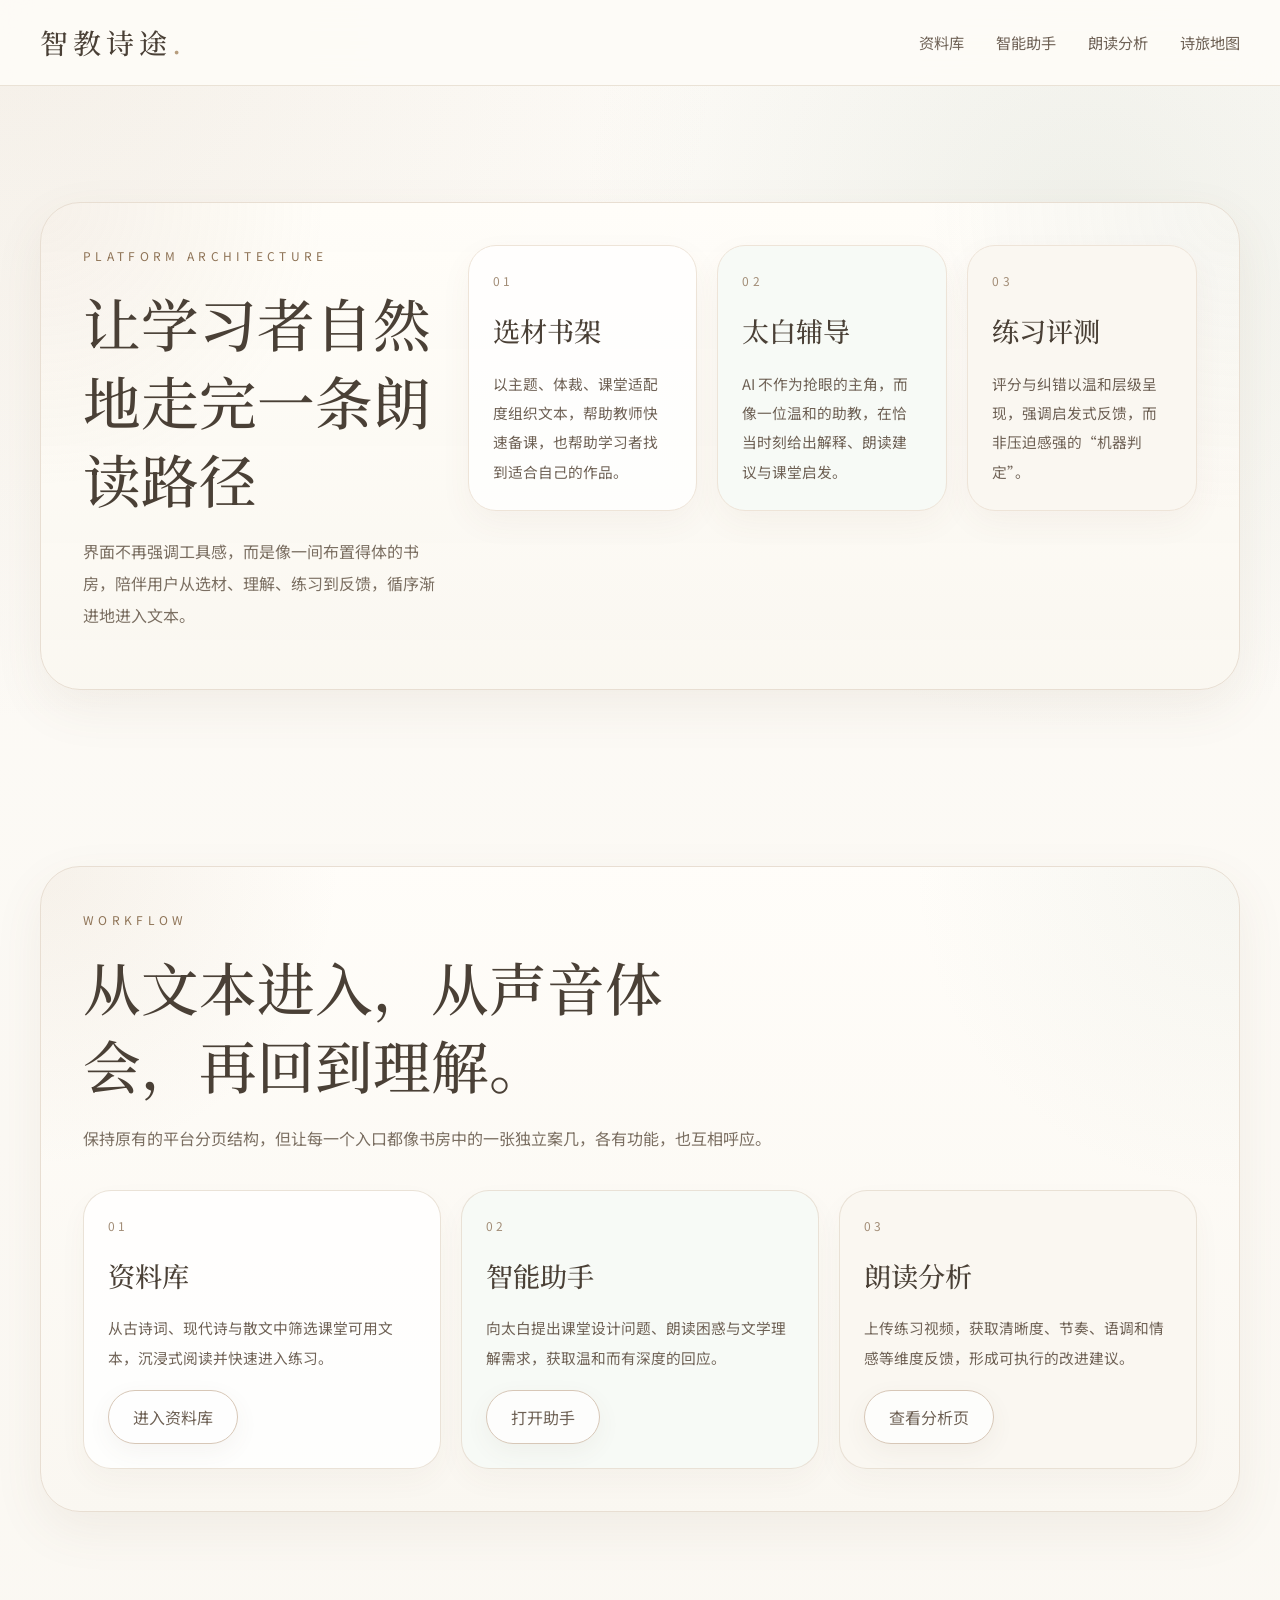
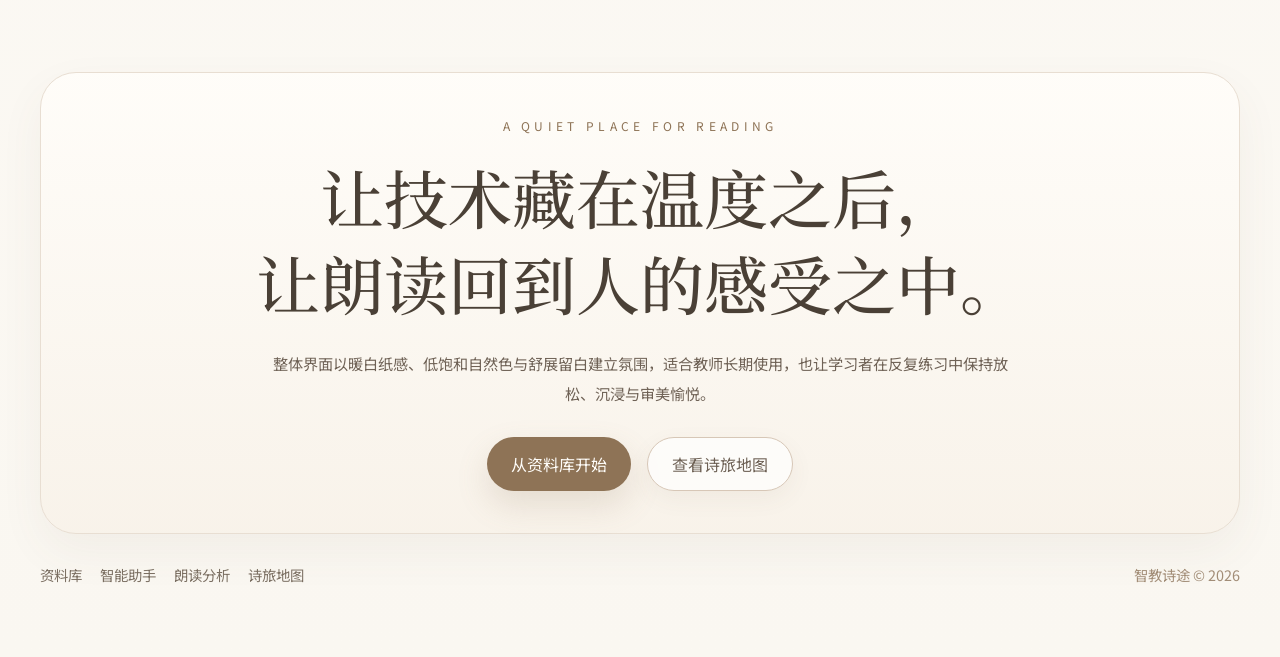
<file: index.html>
<!DOCTYPE html>
<html lang="zh-CN">
<head>
    <meta charset="UTF-8">
    <meta name="viewport" content="width=device-width, initial-scale=1.0">
    <meta name="color-scheme" content="light">
    <title>智教诗途 | 诗词朗读与审美学习平台</title>
    <meta name="description" content="面向教师与有审美追求的学习者，以温润书房气质承载诗词朗读、AI辅导、朗读分析与诗旅地图。">
    <link rel="stylesheet" href="css/main.css?v=2">
    <link rel="preconnect" href="https://fonts.googleapis.com">
    <link rel="preconnect" href="https://fonts.gstatic.com" crossorigin>
    <link href="https://fonts.googleapis.com/css2?family=Noto+Sans+SC:wght@400;500;700&family=Noto+Serif+SC:wght@400;500;700&display=swap" rel="stylesheet">
</head>
<body class="home-page">
    <nav class="navbar" id="navbar">
        <div class="nav-container">
            <div class="nav-brand">
                <a href="index.html">智教诗途<span class="brand-dot">.</span></a>
            </div>
            <div class="nav-menu" id="navMenu">
                <a href="pages/materials.html" class="nav-link">资料库</a>
                <a href="pages/chat.html" class="nav-link">智能助手</a>
                <a href="pages/analysis.html" class="nav-link">朗读分析</a>
                <a href="pages/atlas.html" class="nav-link">诗旅地图</a>
            </div>
            <div class="nav-toggle" id="navToggle">
                <span></span>
                <span></span>
            </div>
        </div>
    </nav>

    <main class="container home-main">
        <section class="page-section">
            <div class="section-shell">
                <div class="structure-grid">
                    <div>
                        <p class="eyebrow">PLATFORM ARCHITECTURE</p>
                        <h2 class="section-title">让学习者自然地走完一条朗读路径</h2>
                        <p class="section-desc">界面不再强调工具感，而是像一间布置得体的书房，陪伴用户从选材、理解、练习到反馈，循序渐进地进入文本。</p>
                    </div>
                    <div class="feature-grid">
                        <article class="soft-card">
                            <div class="panel-kicker">01</div>
                            <h3 class="feature-card-title">选材书架</h3>
                            <p class="feature-card-copy">以主题、体裁、课堂适配度组织文本，帮助教师快速备课，也帮助学习者找到适合自己的作品。</p>
                        </article>
                        <article class="soft-card tint-green">
                            <div class="panel-kicker">02</div>
                            <h3 class="feature-card-title">太白辅导</h3>
                            <p class="feature-card-copy">AI 不作为抢眼的主角，而像一位温和的助教，在恰当时刻给出解释、朗读建议与课堂启发。</p>
                        </article>
                        <article class="soft-card tint-paper">
                            <div class="panel-kicker">03</div>
                            <h3 class="feature-card-title">练习评测</h3>
                            <p class="feature-card-copy">评分与纠错以温和层级呈现，强调启发式反馈，而非压迫感强的“机器判定”。</p>
                        </article>
                    </div>
                </div>
            </div>
        </section>

        <section class="page-section">
            <div class="section-shell">
                <p class="eyebrow">WORKFLOW</p>
                <h2 class="section-title">从文本进入，从声音体会，再回到理解。</h2>
                <p class="section-desc">保持原有的平台分页结构，但让每一个入口都像书房中的一张独立案几，各有功能，也互相呼应。</p>
                <div class="journey-grid">
                    <article class="journey-card soft-card">
                        <div class="journey-index">01</div>
                        <h3 class="journey-title">资料库</h3>
                        <p class="journey-copy">从古诗词、现代诗与散文中筛选课堂可用文本，沉浸式阅读并快速进入练习。</p>
                        <div style="margin-top:18px;"><a href="pages/materials.html" class="btn-secondary">进入资料库</a></div>
                    </article>
                    <article class="journey-card soft-card tint-green">
                        <div class="journey-index">02</div>
                        <h3 class="journey-title">智能助手</h3>
                        <p class="journey-copy">向太白提出课堂设计问题、朗读困惑与文学理解需求，获取温和而有深度的回应。</p>
                        <div style="margin-top:18px;"><a href="pages/chat.html" class="btn-secondary">打开助手</a></div>
                    </article>
                    <article class="journey-card soft-card tint-paper">
                        <div class="journey-index">03</div>
                        <h3 class="journey-title">朗读分析</h3>
                        <p class="journey-copy">上传练习视频，获取清晰度、节奏、语调和情感等维度反馈，形成可执行的改进建议。</p>
                        <div style="margin-top:18px;"><a href="pages/analysis.html" class="btn-secondary">查看分析页</a></div>
                    </article>
                </div>
            </div>
        </section>
    </main>

    <footer class="footer">
        <div class="container">
            <div class="footer-panel">
                <p class="eyebrow">A QUIET PLACE FOR READING</p>
                <h2 class="footer-title">让技术藏在温度之后，<br>让朗读回到人的感受之中。</h2>
                <p class="footer-desc">整体界面以暖白纸感、低饱和自然色与舒展留白建立氛围，适合教师长期使用，也让学习者在反复练习中保持放松、沉浸与审美愉悦。</p>
                <div class="footer-actions">
                    <a href="pages/materials.html" class="btn-primary">从资料库开始</a>
                    <a href="pages/atlas.html" class="btn-secondary">查看诗旅地图</a>
                </div>
            </div>
            <div class="footer-bottom">
                <div class="footer-links">
                    <a href="pages/materials.html">资料库</a>
                    <a href="pages/chat.html">智能助手</a>
                    <a href="pages/analysis.html">朗读分析</a>
                    <a href="pages/atlas.html">诗旅地图</a>
                </div>
                <div class="footer-brand-text">智教诗途 © 2026</div>
            </div>
        </div>
    </footer>

    <script>
        window.addEventListener('scroll', function () {
            var navbar = document.getElementById('navbar');
            if (window.scrollY > 8) navbar.classList.add('scrolled');
            else navbar.classList.remove('scrolled');
        });

        document.getElementById('navToggle').addEventListener('click', function () {
            document.getElementById('navMenu').classList.toggle('open');
        });
    </script>
</body>
</html>
</file>
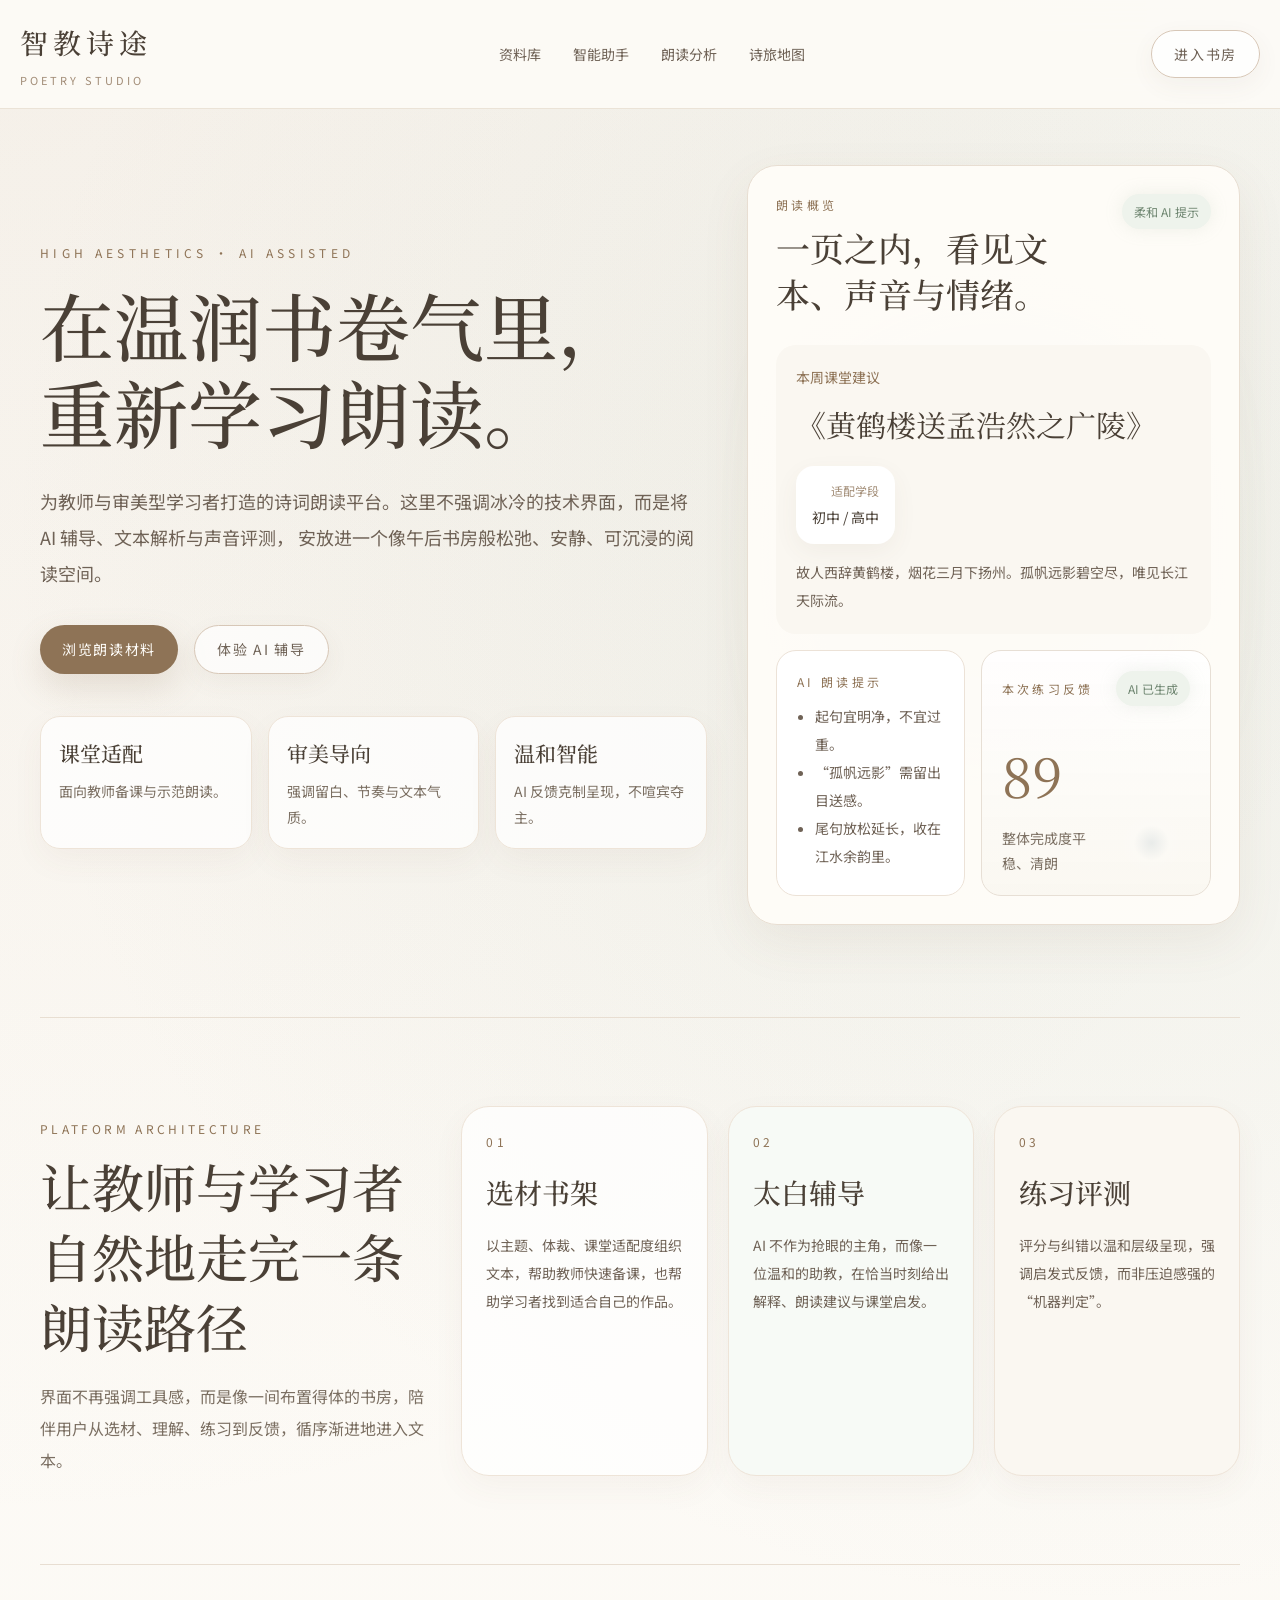
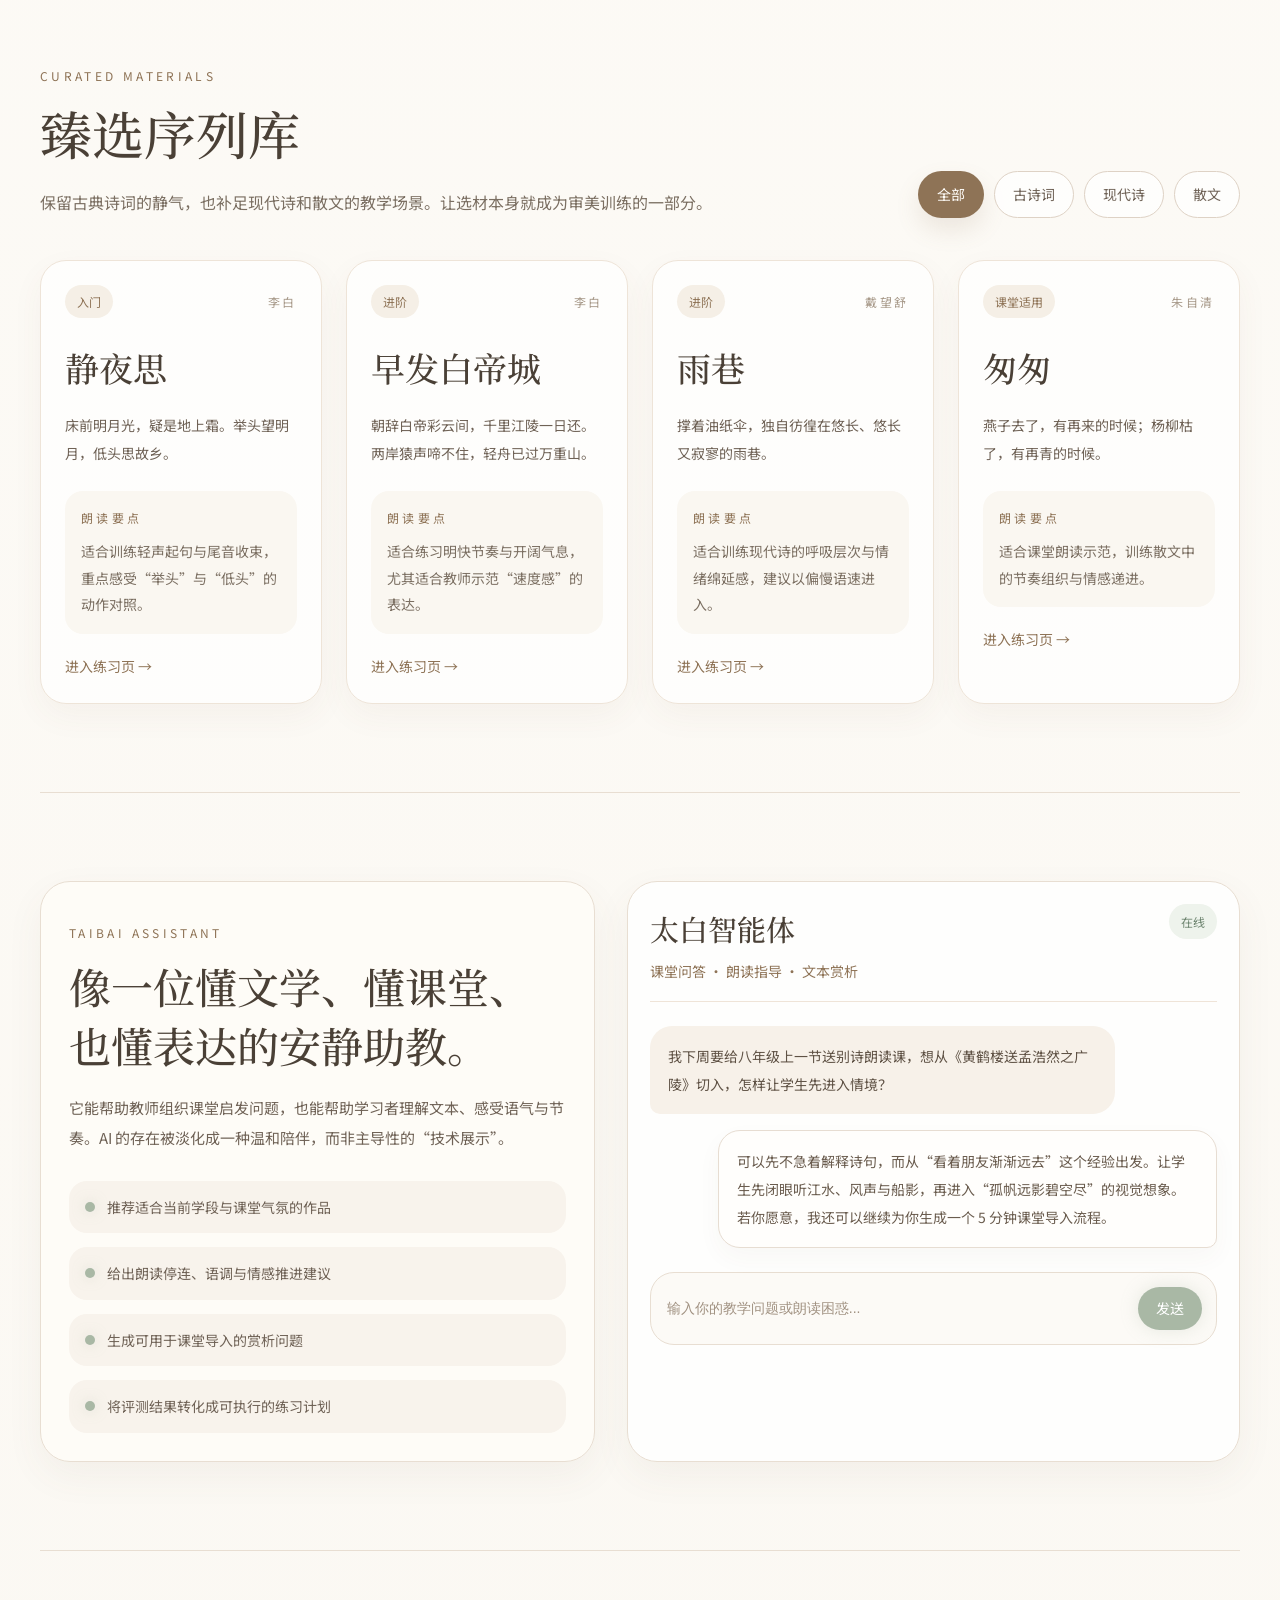
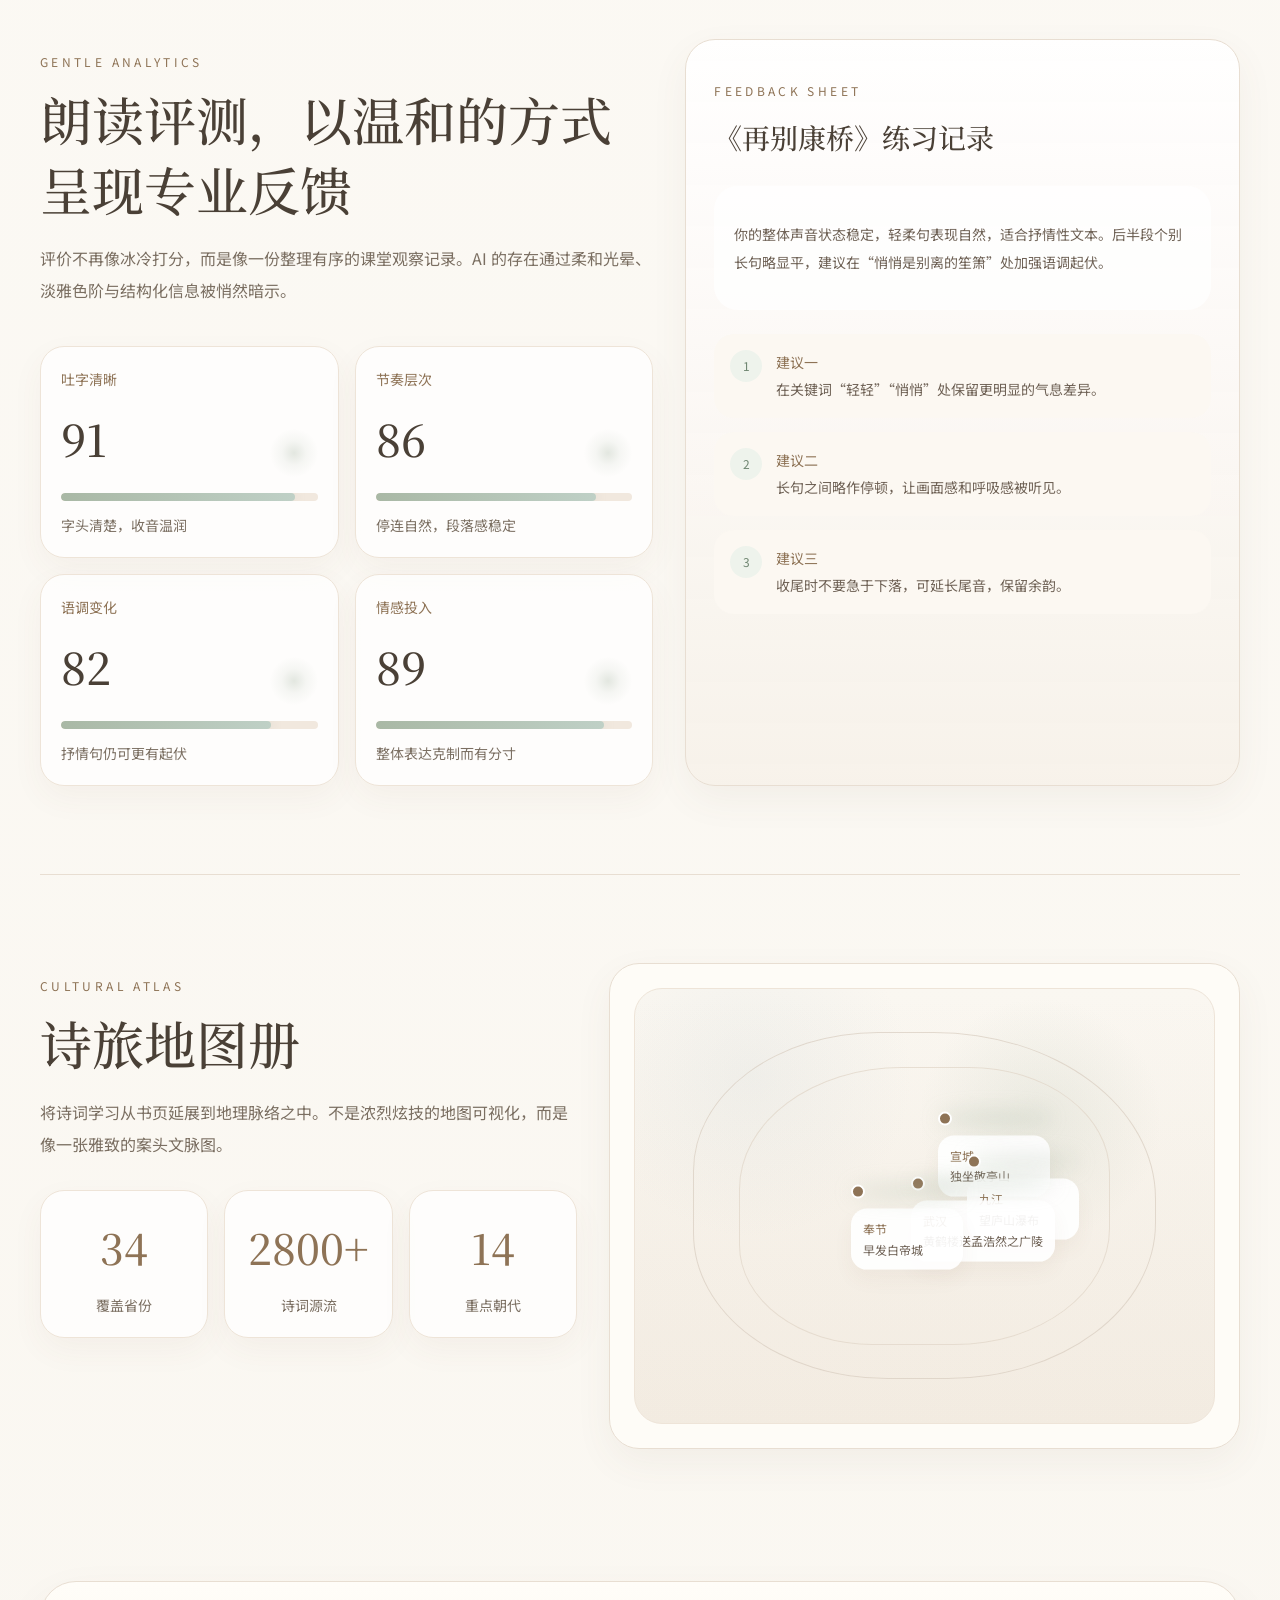
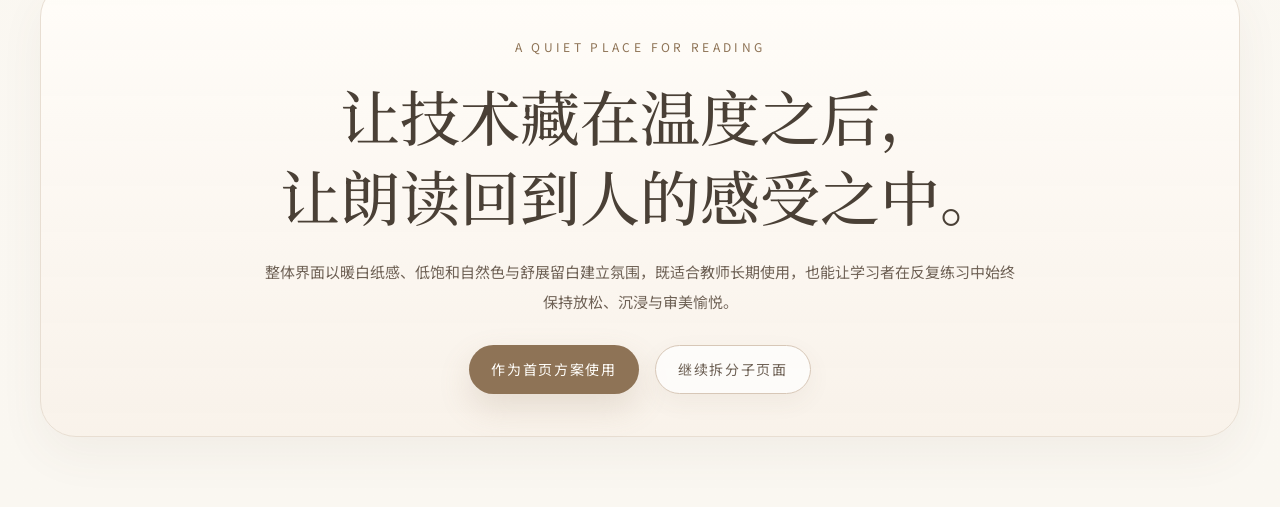
<file: design/preview.html>
<!DOCTYPE html>
<html lang="zh-CN">
<head>
    <meta charset="UTF-8">
    <meta name="viewport" content="width=device-width, initial-scale=1.0">
    <title>智教诗途 · 新版视觉预览</title>
    <meta name="description" content="智教诗途新版网页视觉预览，面向教师与有审美追求的诗词学习者。">
    <link rel="preconnect" href="https://fonts.googleapis.com">
    <link rel="preconnect" href="https://fonts.gstatic.com" crossorigin>
    <link href="https://fonts.googleapis.com/css2?family=Noto+Sans+SC:wght@400;500;700&family=Noto+Serif+SC:wght@400;500;700&display=swap" rel="stylesheet">
    <style>
        :root {
            --paper: #fdfbf7;
            --paper-soft: #faf7f1;
            --line: #e8ded2;
            --line-soft: #eee4d8;
            --text: #4a4036;
            --text-soft: #7b6f62;
            --text-mute: #a28d77;
            --tea: #b79d7d;
            --tea-deep: #8e7356;
            --celadon: #a9b8a5;
            --celadon-deep: #6f8671;
            --shadow-sm: 0 8px 24px rgba(110, 88, 62, 0.06);
            --shadow-md: 0 14px 38px rgba(110, 88, 62, 0.06);
            --shadow-lg: 0 18px 50px rgba(110, 88, 62, 0.08);
            --transition: 0.28s ease;
        }

        * { box-sizing: border-box; }
        html { scroll-behavior: smooth; }
        body {
            margin: 0;
            font-family: "Noto Sans SC", sans-serif;
            color: var(--text);
            background:
                radial-gradient(circle at top left, rgba(183, 157, 125, 0.12), transparent 28%),
                radial-gradient(circle at 85% 10%, rgba(169, 184, 165, 0.16), transparent 22%),
                linear-gradient(180deg, var(--paper) 0%, var(--paper-soft) 100%);
            line-height: 1.75;
        }

        a { color: inherit; text-decoration: none; }
        button { font: inherit; border: none; background: none; cursor: pointer; }
        .serif { font-family: "Noto Serif SC", serif; }
        .page-shell { max-width: 1240px; margin: 0 auto; padding: 0 20px; }

        .site-header {
            position: sticky;
            top: 0;
            z-index: 30;
            backdrop-filter: blur(18px);
            background: rgba(253, 251, 247, 0.9);
            border-bottom: 1px solid rgba(232, 222, 210, 0.85);
        }

        .header-inner {
            display: flex;
            align-items: center;
            justify-content: space-between;
            gap: 20px;
            padding: 18px 0;
        }

        .brand-title {
            margin: 0;
            font-size: 28px;
            letter-spacing: 0.18em;
            font-weight: 500;
        }

        .brand-subtitle {
            margin-top: 4px;
            font-size: 11px;
            color: var(--text-mute);
            letter-spacing: 0.28em;
        }

        .nav-links {
            display: flex;
            align-items: center;
            gap: 32px;
            color: #6f6256;
            font-size: 14px;
        }

        .nav-links a,
        .header-btn,
        .hero-primary,
        .hero-secondary,
        .cta-primary,
        .cta-secondary,
        .chat-send,
        .filter-btn,
        .material-card {
            transition:
                background-color var(--transition),
                color var(--transition),
                border-color var(--transition),
                transform var(--transition),
                box-shadow var(--transition);
        }

        .nav-links a:hover { color: var(--tea-deep); }

        .header-btn,
        .hero-secondary,
        .cta-secondary {
            border: 1px solid #d7c7b7;
            background: rgba(255, 255, 255, 0.72);
            color: #6f6256;
            box-shadow: var(--shadow-sm);
        }

        .header-btn:hover,
        .hero-secondary:hover,
        .cta-secondary:hover {
            border-color: var(--tea);
            color: var(--tea-deep);
            transform: translateY(-1px);
        }

        .header-btn,
        .hero-primary,
        .hero-secondary,
        .cta-primary,
        .cta-secondary {
            padding: 11px 22px;
            border-radius: 999px;
            font-size: 14px;
            letter-spacing: 0.12em;
        }

        .hero-primary,
        .cta-primary {
            background: var(--tea-deep);
            color: #fffdf9;
            box-shadow: 0 14px 32px rgba(142, 115, 86, 0.18);
        }

        .hero-primary:hover,
        .cta-primary:hover {
            transform: translateY(-1px);
            background: #7e654b;
        }

        .hero {
            display: grid;
            grid-template-columns: 1.15fr 0.85fr;
            gap: 40px;
            align-items: center;
            padding: 56px 0 92px;
        }

        .eyebrow,
        .section-eyebrow,
        .panel-kicker,
        .soft-card-index,
        .material-tip-title {
            font-size: 12px;
            letter-spacing: 0.28em;
            color: var(--tea-deep);
        }

        .eyebrow { margin: 0 0 18px; letter-spacing: 0.36em; }

        .hero-title {
            margin: 0;
            font-size: clamp(44px, 7vw, 74px);
            line-height: 1.18;
            font-weight: 500;
        }

        .hero-desc {
            max-width: 720px;
            margin: 28px 0 0;
            font-size: 18px;
            line-height: 2;
            color: #6f6256;
        }

        .hero-actions {
            display: flex;
            flex-wrap: wrap;
            gap: 16px;
            margin-top: 34px;
        }

        .hero-highlights {
            display: grid;
            grid-template-columns: repeat(3, 1fr);
            gap: 16px;
            margin-top: 42px;
        }

        .highlight-card,
        .soft-card,
        .material-card,
        .score-card,
        .stat-card {
            border: 1px solid var(--line-soft);
            background: rgba(255, 255, 255, 0.76);
            box-shadow: 0 12px 32px rgba(110, 88, 62, 0.05);
        }

        .highlight-card { border-radius: 20px; padding: 18px; }
        .highlight-title { margin: 0; font-size: 21px; font-weight: 500; }
        .highlight-desc { margin: 8px 0 0; font-size: 14px; color: var(--text-soft); line-height: 1.8; }

        .hero-panel-wrap { position: relative; }
        .hero-glow {
            position: absolute;
            inset: 36px;
            border-radius: 32px;
            opacity: 0.74;
            filter: blur(40px);
            background: radial-gradient(circle, rgba(183, 157, 125, 0.2) 0%, rgba(169, 184, 165, 0.12) 48%, transparent 75%);
        }

        .hero-panel,
        .assistant-info,
        .assistant-chat,
        .feedback-sheet,
        .atlas-panel {
            position: relative;
            border: 1px solid var(--line);
            border-radius: 30px;
            box-shadow: var(--shadow-md);
        }

        .hero-panel {
            overflow: hidden;
            background: rgba(255, 253, 249, 0.92);
            padding: 28px;
            box-shadow: var(--shadow-lg);
        }

        .hero-panel-top,
        .chat-top {
            display: flex;
            justify-content: space-between;
            align-items: flex-start;
            gap: 16px;
        }

        .panel-title,
        .soft-card-title,
        .assistant-title,
        .chat-name,
        .material-title {
            font-weight: 500;
        }

        .panel-title { margin: 10px 0 0; font-size: 34px; line-height: 1.35; }
        .soft-pill, .status-pill { padding: 7px 12px; border-radius: 999px; font-size: 12px; white-space: nowrap; }
        .soft-pill { color: var(--celadon-deep); background: #eef3ec; box-shadow: 0 0 18px rgba(169, 184, 165, 0.18); }

        .panel-block {
            border-radius: 20px;
            background: var(--paper-soft);
            padding: 20px;
            margin-top: 28px;
        }

        .panel-row {
            display: grid;
            grid-template-columns: 0.9fr 1.1fr;
            gap: 16px;
            margin-top: 16px;
        }

        .panel-card {
            border-radius: 20px;
            border: 1px solid #ece2d7;
            background: #fff;
            padding: 20px;
        }

        .panel-card.soft {
            border-color: #e7dfd5;
            background: linear-gradient(180deg, rgba(255, 255, 255, 0.86), rgba(250, 247, 241, 0.9));
        }

        .panel-text { margin: 14px 0 0; font-size: 14px; color: #6f6256; line-height: 2; }
        .score-number { font-size: 54px; color: var(--tea-deep); margin: 10px 0 0; }
        .score-note { margin-top: 4px; font-size: 14px; color: var(--text-soft); }
        .score-orb {
            width: 112px;
            height: 64px;
            border-radius: 20px;
            background: radial-gradient(circle at 50% 50%, rgba(175, 192, 200, 0.24), rgba(255, 255, 255, 0.1), transparent 72%);
        }

        .section { padding: 88px 0; border-top: 1px solid var(--line); }
        .section-grid { display: grid; grid-template-columns: 1fr 2fr; gap: 32px; }
        .section-title { margin: 0; font-size: clamp(32px, 5vw, 52px); line-height: 1.35; font-weight: 500; }
        .section-desc { margin: 18px 0 0; max-width: 700px; font-size: 16px; color: var(--text-soft); line-height: 2; }

        .soft-card-grid { display: grid; grid-template-columns: repeat(3, 1fr); gap: 20px; }
        .soft-card { padding: 24px; border-radius: 28px; }
        .soft-card:nth-child(2) { background: #f7faf6; }
        .soft-card:nth-child(3) { background: #faf7f1; }
        .soft-card-title { margin: 16px 0 0; font-size: 28px; }
        .soft-card-desc { margin: 14px 0 0; color: #6f6256; font-size: 14px; line-height: 2; }

        .materials-head { display: flex; align-items: flex-end; justify-content: space-between; gap: 24px; flex-wrap: wrap; }
        .filters { display: flex; flex-wrap: wrap; gap: 10px; }
        .filter-btn {
            padding: 10px 18px;
            border-radius: 999px;
            border: 1px solid #ded2c5;
            background: rgba(255, 255, 255, 0.75);
            color: #6f6256;
            font-size: 14px;
        }

        .filter-btn:hover { border-color: var(--tea); color: var(--tea-deep); }
        .filter-btn.active {
            border-color: transparent;
            background: var(--tea-deep);
            color: #fffdf9;
            box-shadow: 0 12px 24px rgba(142, 115, 86, 0.14);
        }

        .materials-grid { display: grid; grid-template-columns: repeat(4, 1fr); gap: 24px; margin-top: 42px; }
        .material-card { border-radius: 26px; padding: 24px; }
        .material-card:hover { transform: translateY(-4px); box-shadow: 0 16px 42px rgba(110, 88, 62, 0.08); }
        .material-top { display: flex; align-items: center; justify-content: space-between; gap: 12px; }
        .level-pill { padding: 6px 12px; border-radius: 999px; background: #f5efe6; color: var(--tea-deep); font-size: 12px; }
        .author { font-size: 12px; color: #a89a8a; letter-spacing: 0.22em; }
        .material-title { margin: 20px 0 0; font-size: 34px; }
        .material-excerpt { margin: 14px 0 0; font-size: 14px; color: #6f6256; line-height: 2; }
        .material-tip { margin-top: 24px; padding: 16px; border-radius: 18px; background: var(--paper-soft); }
        .material-tip-text { margin-top: 10px; font-size: 14px; color: var(--text-soft); line-height: 1.9; }
        .material-link { display: inline-block; margin-top: 20px; color: var(--tea-deep); font-size: 14px; }

        .assistant-layout, .analysis-layout, .atlas-layout { display: grid; gap: 32px; }
        .assistant-layout { grid-template-columns: 0.95fr 1.05fr; }
        .analysis-layout { grid-template-columns: 1.05fr 0.95fr; }
        .atlas-layout { grid-template-columns: 0.92fr 1.08fr; }

        .assistant-info, .atlas-panel { background: rgba(255, 253, 249, 0.86); padding: 28px; }
        .assistant-chat { background: rgba(255, 255, 255, 0.84); padding: 22px 22px 24px; }
        .assistant-title { margin: 14px 0 0; font-size: 42px; line-height: 1.4; }
        .assistant-desc { margin: 18px 0 0; font-size: 15px; color: #6f6256; line-height: 2; }
        .assistant-list { display: grid; gap: 14px; margin-top: 28px; }
        .assistant-item { display: flex; align-items: center; gap: 12px; padding: 14px 16px; border-radius: 18px; background: #f8f3ec; color: #6f6256; font-size: 14px; }
        .assistant-dot { width: 10px; height: 10px; border-radius: 50%; background: var(--celadon); box-shadow: 0 0 14px rgba(169, 184, 165, 0.35); flex-shrink: 0; }
        .chat-top { padding-bottom: 18px; border-bottom: 1px solid #efe4d8; }
        .chat-name { font-size: 29px; margin: 0; }
        .chat-role { margin-top: 4px; font-size: 14px; color: var(--tea-deep); }
        .status-pill { background: #eef3ec; color: var(--celadon-deep); }
        .chat-messages { display: grid; gap: 16px; padding: 24px 0; }
        .bubble { max-width: 82%; padding: 16px 18px; border-radius: 22px; font-size: 14px; line-height: 2; }
        .bubble.user { background: #f7f1e9; color: #5f5245; border-bottom-left-radius: 10px; }
        .bubble.assistant { margin-left: auto; max-width: 88%; background: #fffefc; color: #6a5c4e; border: 1px solid #e7ddd2; border-bottom-right-radius: 10px; box-shadow: 0 10px 24px rgba(110, 88, 62, 0.04); }
        .chat-composer { display: flex; align-items: center; gap: 12px; border: 1px solid var(--line); background: #fcfaf6; border-radius: 24px; padding: 14px; }
        .chat-input { flex: 1; border: none; outline: none; background: transparent; color: #a09181; font-size: 14px; }
        .chat-send { padding: 9px 18px; border-radius: 999px; background: var(--celadon); color: #fff; font-size: 14px; box-shadow: 0 0 18px rgba(169, 184, 165, 0.25); }
        .chat-send:hover { transform: translateY(-1px); background: #96a994; }

        .scores-grid { display: grid; grid-template-columns: repeat(2, 1fr); gap: 16px; margin-top: 40px; }
        .score-card { padding: 20px; border-radius: 24px; }
        .score-card-head { display: flex; justify-content: space-between; align-items: flex-end; gap: 14px; }
        .score-label { font-size: 14px; color: var(--tea-deep); }
        .score-value { margin-top: 8px; font-size: 44px; font-weight: 500; }
        .score-glow { width: 48px; height: 48px; border-radius: 50%; background: radial-gradient(circle, rgba(169, 184, 165, 0.32), rgba(169, 184, 165, 0.1), transparent 72%); }
        .score-bar { height: 8px; border-radius: 999px; background: #f1e8de; margin-top: 16px; overflow: hidden; }
        .score-fill { height: 100%; border-radius: 999px; background: linear-gradient(90deg, var(--celadon), #bfd0c6); box-shadow: 0 0 12px rgba(169, 184, 165, 0.22); }
        .score-card-note { margin-top: 12px; font-size: 14px; color: var(--text-soft); }

        .feedback-sheet { background: linear-gradient(180deg, rgba(255, 255, 255, 0.92), rgba(247, 241, 233, 0.85)); padding: 28px; }
        .feedback-block { margin-top: 24px; padding: 20px; border-radius: 24px; background: rgba(255, 255, 255, 0.78); }
        .feedback-text { font-size: 14px; line-height: 2; color: #6f6256; }
        .feedback-list { display: grid; gap: 14px; margin-top: 24px; }
        .feedback-item { display: flex; gap: 14px; padding: 16px; border-radius: 20px; background: #fcf8f2; }
        .feedback-index { width: 32px; height: 32px; flex-shrink: 0; display: flex; align-items: center; justify-content: center; border-radius: 50%; background: #eef3ec; color: var(--celadon-deep); font-size: 12px; }
        .feedback-item-title { font-size: 14px; color: var(--tea-deep); }
        .feedback-item-desc { margin-top: 3px; font-size: 14px; color: #6f6256; }

        .stats-grid { display: grid; grid-template-columns: repeat(3, 1fr); gap: 16px; margin-top: 30px; }
        .stat-card { text-align: center; border-radius: 24px; padding: 20px; }
        .stat-value { margin: 0; font-size: 42px; font-weight: 500; color: var(--tea-deep); }
        .stat-label { margin-top: 8px; font-size: 14px; color: var(--text-soft); }

        .atlas-panel { padding: 24px; }
        .atlas-canvas {
            position: relative;
            aspect-ratio: 4 / 3;
            overflow: hidden;
            border-radius: 28px;
            border: 1px solid var(--line-soft);
            background: linear-gradient(180deg, #faf7f1 0%, #f6f0e7 100%);
        }

        .atlas-canvas::before {
            content: "";
            position: absolute;
            inset: 0;
            background:
                radial-gradient(circle at 20% 20%, rgba(175, 192, 200, 0.12), transparent 28%),
                radial-gradient(circle at 70% 30%, rgba(169, 184, 165, 0.18), transparent 24%),
                linear-gradient(180deg, transparent, rgba(183, 157, 125, 0.06));
        }

        .atlas-outline,
        .atlas-outline-two {
            position: absolute;
            border: 1px solid rgba(217, 206, 192, 0.9);
            opacity: 0.78;
        }

        .atlas-outline { inset: 10%; border-radius: 40% 48% 45% 42%; }
        .atlas-outline-two { inset: 18%; border-radius: 44% 38% 42% 36%; border-color: rgba(226, 215, 202, 0.95); }
        .map-point { position: absolute; transform: translate(-50%, -50%); }
        .map-dot-wrap { position: relative; }
        .map-dot-glow { position: absolute; inset: 0; border-radius: 50%; background: rgba(169, 184, 165, 0.3); filter: blur(10px); }
        .map-dot { position: relative; width: 14px; height: 14px; border-radius: 50%; background: var(--tea-deep); border: 2px solid #fff; }
        .map-label { min-width: 112px; margin-top: 10px; padding: 10px 12px; border-radius: 16px; background: rgba(255, 255, 255, 0.92); box-shadow: 0 10px 20px rgba(110, 88, 62, 0.05); font-size: 12px; line-height: 1.7; color: #6f6256; }
        .map-label-city { color: var(--tea-deep); }

        .closing-section { padding: 44px 0 70px; }
        .closing-card { text-align: center; border-radius: 36px; border: 1px solid var(--line); background: linear-gradient(180deg, rgba(255, 253, 249, 0.94), rgba(248, 242, 233, 0.9)); padding: 42px 28px; box-shadow: 0 18px 46px rgba(110, 88, 62, 0.06); }
        .closing-title { margin: 18px 0 0; font-size: clamp(36px, 5vw, 60px); line-height: 1.34; font-weight: 500; }
        .closing-desc { max-width: 760px; margin: 22px auto 0; font-size: 15px; color: #6f6256; line-height: 2; }
        .closing-actions { display: flex; justify-content: center; flex-wrap: wrap; gap: 16px; margin-top: 28px; }

        @media (max-width: 1100px) {
            .hero, .assistant-layout, .analysis-layout, .atlas-layout, .section-grid, .soft-card-grid { grid-template-columns: 1fr; }
            .materials-grid { grid-template-columns: repeat(2, 1fr); }
        }

        @media (max-width: 820px) {
            .nav-links { display: none; }
            .hero-highlights, .panel-row, .scores-grid, .stats-grid, .materials-grid { grid-template-columns: 1fr; }
            .header-inner { padding: 14px 0; }
            .hero { padding: 40px 0 64px; }
            .section, .closing-section { padding-top: 64px; padding-bottom: 64px; }
            .hero-panel, .assistant-info, .assistant-chat, .feedback-sheet, .atlas-panel { padding: 20px; }
        }
    </style>
</head>
<body>
    <header class="site-header">
        <div class="page-shell header-inner">
            <div>
                <h1 class="brand-title serif">智教诗途</h1>
                <div class="brand-subtitle">POETRY STUDIO</div>
            </div>
            <nav class="nav-links">
                <a href="#materials">资料库</a>
                <a href="#assistant">智能助手</a>
                <a href="#analysis">朗读分析</a>
                <a href="#atlas">诗旅地图</a>
            </nav>
            <button class="header-btn">进入书房</button>
        </div>
    </header>

    <main class="page-shell">
        <section class="hero">
            <div>
                <p class="eyebrow">HIGH AESTHETICS · AI ASSISTED</p>
                <h2 class="hero-title serif">在温润书卷气里，<br>重新学习朗读。</h2>
                <p class="hero-desc">
                    为教师与审美型学习者打造的诗词朗读平台。这里不强调冰冷的技术界面，而是将 AI 辅导、文本解析与声音评测，
                    安放进一个像午后书房般松弛、安静、可沉浸的阅读空间。
                </p>
                <div class="hero-actions">
                    <button class="hero-primary">浏览朗读材料</button>
                    <button class="hero-secondary">体验 AI 辅导</button>
                </div>
                <div class="hero-highlights">
                    <article class="highlight-card">
                        <h3 class="highlight-title serif">课堂适配</h3>
                        <p class="highlight-desc">面向教师备课与示范朗读。</p>
                    </article>
                    <article class="highlight-card">
                        <h3 class="highlight-title serif">审美导向</h3>
                        <p class="highlight-desc">强调留白、节奏与文本气质。</p>
                    </article>
                    <article class="highlight-card">
                        <h3 class="highlight-title serif">温和智能</h3>
                        <p class="highlight-desc">AI 反馈克制呈现，不喧宾夺主。</p>
                    </article>
                </div>
            </div>

            <div class="hero-panel-wrap">
                <div class="hero-glow"></div>
                <section class="hero-panel">
                    <div class="hero-panel-top">
                        <div>
                            <div class="panel-kicker">朗读概览</div>
                            <h3 class="panel-title serif">一页之内，看见文本、声音与情绪。</h3>
                        </div>
                        <span class="soft-pill">柔和 AI 提示</span>
                    </div>

                    <div class="panel-block">
                        <div style="display:flex;justify-content:space-between;align-items:center;gap:16px;flex-wrap:wrap;">
                            <div>
                                <div style="font-size:14px;color:#8e7356;">本周课堂建议</div>
                                <div class="serif" style="margin-top:8px;font-size:30px;">《黄鹤楼送孟浩然之广陵》</div>
                            </div>
                            <div style="padding:14px 16px;border-radius:18px;background:#fff;box-shadow:var(--shadow-sm);text-align:right;">
                                <div style="font-size:12px;color:#a28d77;">适配学段</div>
                                <div style="margin-top:4px;font-size:14px;">初中 / 高中</div>
                            </div>
                        </div>
                        <p class="panel-text">故人西辞黄鹤楼，烟花三月下扬州。孤帆远影碧空尽，唯见长江天际流。</p>
                    </div>

                    <div class="panel-row">
                        <div class="panel-card">
                            <div class="panel-kicker">AI 朗读提示</div>
                            <ul class="panel-text" style="padding-left:18px;margin-top:10px;">
                                <li>起句宜明净，不宜过重。</li>
                                <li>“孤帆远影”需留出目送感。</li>
                                <li>尾句放松延长，收在江水余韵里。</li>
                            </ul>
                        </div>
                        <div class="panel-card soft">
                            <div style="display:flex;justify-content:space-between;align-items:center;gap:12px;">
                                <div class="panel-kicker">本次练习反馈</div>
                                <span class="soft-pill">AI 已生成</span>
                            </div>
                            <div style="display:flex;justify-content:space-between;align-items:flex-end;gap:16px;margin-top:12px;">
                                <div>
                                    <div class="score-number serif">89</div>
                                    <div class="score-note">整体完成度平稳、清朗</div>
                                </div>
                                <div class="score-orb"></div>
                            </div>
                        </div>
                    </div>
                </section>
            </div>
        </section>

        <section class="section">
            <div class="section-grid">
                <div>
                    <p class="section-eyebrow">PLATFORM ARCHITECTURE</p>
                    <h2 class="section-title serif">让教师与学习者自然地走完一条朗读路径</h2>
                    <p class="section-desc">界面不再强调工具感，而是像一间布置得体的书房，陪伴用户从选材、理解、练习到反馈，循序渐进地进入文本。</p>
                </div>
                <div class="soft-card-grid">
                    <article class="soft-card">
                        <div class="soft-card-index">01</div>
                        <h3 class="soft-card-title serif">选材书架</h3>
                        <p class="soft-card-desc">以主题、体裁、课堂适配度组织文本，帮助教师快速备课，也帮助学习者找到适合自己的作品。</p>
                    </article>
                    <article class="soft-card">
                        <div class="soft-card-index">02</div>
                        <h3 class="soft-card-title serif">太白辅导</h3>
                        <p class="soft-card-desc">AI 不作为抢眼的主角，而像一位温和的助教，在恰当时刻给出解释、朗读建议与课堂启发。</p>
                    </article>
                    <article class="soft-card">
                        <div class="soft-card-index">03</div>
                        <h3 class="soft-card-title serif">练习评测</h3>
                        <p class="soft-card-desc">评分与纠错以温和层级呈现，强调启发式反馈，而非压迫感强的“机器判定”。</p>
                    </article>
                </div>
            </div>
        </section>

        <section class="section" id="materials">
            <div class="materials-head">
                <div>
                    <p class="section-eyebrow">CURATED MATERIALS</p>
                    <h2 class="section-title serif">臻选序列库</h2>
                    <p class="section-desc">保留古典诗词的静气，也补足现代诗和散文的教学场景。让选材本身就成为审美训练的一部分。</p>
                </div>
                <div class="filters" id="filters">
                    <button class="filter-btn active" data-filter="all">全部</button>
                    <button class="filter-btn" data-filter="poetry">古诗词</button>
                    <button class="filter-btn" data-filter="modern">现代诗</button>
                    <button class="filter-btn" data-filter="prose">散文</button>
                </div>
            </div>

            <div class="materials-grid" id="materialsGrid">
                <article class="material-card" data-category="poetry">
                    <div class="material-top">
                        <span class="level-pill">入门</span>
                        <span class="author">李白</span>
                    </div>
                    <h3 class="material-title serif">静夜思</h3>
                    <p class="material-excerpt">床前明月光，疑是地上霜。举头望明月，低头思故乡。</p>
                    <div class="material-tip">
                        <div class="material-tip-title">朗读要点</div>
                        <div class="material-tip-text">适合训练轻声起句与尾音收束，重点感受“举头”与“低头”的动作对照。</div>
                    </div>
                    <a href="#" class="material-link">进入练习页 →</a>
                </article>

                <article class="material-card" data-category="poetry">
                    <div class="material-top">
                        <span class="level-pill">进阶</span>
                        <span class="author">李白</span>
                    </div>
                    <h3 class="material-title serif">早发白帝城</h3>
                    <p class="material-excerpt">朝辞白帝彩云间，千里江陵一日还。两岸猿声啼不住，轻舟已过万重山。</p>
                    <div class="material-tip">
                        <div class="material-tip-title">朗读要点</div>
                        <div class="material-tip-text">适合练习明快节奏与开阔气息，尤其适合教师示范“速度感”的表达。</div>
                    </div>
                    <a href="#" class="material-link">进入练习页 →</a>
                </article>

                <article class="material-card" data-category="modern">
                    <div class="material-top">
                        <span class="level-pill">进阶</span>
                        <span class="author">戴望舒</span>
                    </div>
                    <h3 class="material-title serif">雨巷</h3>
                    <p class="material-excerpt">撑着油纸伞，独自彷徨在悠长、悠长又寂寥的雨巷。</p>
                    <div class="material-tip">
                        <div class="material-tip-title">朗读要点</div>
                        <div class="material-tip-text">适合训练现代诗的呼吸层次与情绪绵延感，建议以偏慢语速进入。</div>
                    </div>
                    <a href="#" class="material-link">进入练习页 →</a>
                </article>

                <article class="material-card" data-category="prose">
                    <div class="material-top">
                        <span class="level-pill">课堂适用</span>
                        <span class="author">朱自清</span>
                    </div>
                    <h3 class="material-title serif">匆匆</h3>
                    <p class="material-excerpt">燕子去了，有再来的时候；杨柳枯了，有再青的时候。</p>
                    <div class="material-tip">
                        <div class="material-tip-title">朗读要点</div>
                        <div class="material-tip-text">适合课堂朗读示范，训练散文中的节奏组织与情感递进。</div>
                    </div>
                    <a href="#" class="material-link">进入练习页 →</a>
                </article>
            </div>
        </section>
        <section class="section" id="assistant">
            <div class="assistant-layout">
                <article class="assistant-info">
                    <p class="section-eyebrow">TAIBAI ASSISTANT</p>
                    <h2 class="assistant-title serif">像一位懂文学、懂课堂、也懂表达的安静助教。</h2>
                    <p class="assistant-desc">它能帮助教师组织课堂启发问题，也能帮助学习者理解文本、感受语气与节奏。AI 的存在被淡化成一种温和陪伴，而非主导性的“技术展示”。</p>
                    <div class="assistant-list">
                        <div class="assistant-item"><span class="assistant-dot"></span>推荐适合当前学段与课堂气氛的作品</div>
                        <div class="assistant-item"><span class="assistant-dot"></span>给出朗读停连、语调与情感推进建议</div>
                        <div class="assistant-item"><span class="assistant-dot"></span>生成可用于课堂导入的赏析问题</div>
                        <div class="assistant-item"><span class="assistant-dot"></span>将评测结果转化成可执行的练习计划</div>
                    </div>
                </article>

                <article class="assistant-chat">
                    <div class="chat-top">
                        <div>
                            <h3 class="chat-name serif">太白智能体</h3>
                            <div class="chat-role">课堂问答 · 朗读指导 · 文本赏析</div>
                        </div>
                        <span class="status-pill">在线</span>
                    </div>
                    <div class="chat-messages">
                        <div class="bubble user">我下周要给八年级上一节送别诗朗读课，想从《黄鹤楼送孟浩然之广陵》切入，怎样让学生先进入情境？</div>
                        <div class="bubble assistant">可以先不急着解释诗句，而从“看着朋友渐渐远去”这个经验出发。让学生先闭眼听江水、风声与船影，再进入“孤帆远影碧空尽”的视觉想象。若你愿意，我还可以继续为你生成一个 5 分钟课堂导入流程。</div>
                    </div>
                    <div class="chat-composer">
                        <input class="chat-input" value="输入你的教学问题或朗读困惑..." readonly>
                        <button class="chat-send">发送</button>
                    </div>
                </article>
            </div>
        </section>

        <section class="section" id="analysis">
            <div class="analysis-layout">
                <div>
                    <p class="section-eyebrow">GENTLE ANALYTICS</p>
                    <h2 class="section-title serif">朗读评测，以温和的方式呈现专业反馈</h2>
                    <p class="section-desc">评价不再像冰冷打分，而是像一份整理有序的课堂观察记录。AI 的存在通过柔和光晕、淡雅色阶与结构化信息被悄然暗示。</p>
                    <div class="scores-grid">
                        <article class="score-card">
                            <div class="score-card-head"><div><div class="score-label">吐字清晰</div><div class="score-value serif">91</div></div><div class="score-glow"></div></div>
                            <div class="score-bar"><div class="score-fill" style="width:91%"></div></div>
                            <div class="score-card-note">字头清楚，收音温润</div>
                        </article>
                        <article class="score-card">
                            <div class="score-card-head"><div><div class="score-label">节奏层次</div><div class="score-value serif">86</div></div><div class="score-glow"></div></div>
                            <div class="score-bar"><div class="score-fill" style="width:86%"></div></div>
                            <div class="score-card-note">停连自然，段落感稳定</div>
                        </article>
                        <article class="score-card">
                            <div class="score-card-head"><div><div class="score-label">语调变化</div><div class="score-value serif">82</div></div><div class="score-glow"></div></div>
                            <div class="score-bar"><div class="score-fill" style="width:82%"></div></div>
                            <div class="score-card-note">抒情句仍可更有起伏</div>
                        </article>
                        <article class="score-card">
                            <div class="score-card-head"><div><div class="score-label">情感投入</div><div class="score-value serif">89</div></div><div class="score-glow"></div></div>
                            <div class="score-bar"><div class="score-fill" style="width:89%"></div></div>
                            <div class="score-card-note">整体表达克制而有分寸</div>
                        </article>
                    </div>
                </div>

                <article class="feedback-sheet">
                    <p class="section-eyebrow" style="margin-bottom:0;">FEEDBACK SHEET</p>
                    <h3 class="soft-card-title serif" style="margin-top:12px;">《再别康桥》练习记录</h3>
                    <div class="feedback-block">
                        <p class="feedback-text">你的整体声音状态稳定，轻柔句表现自然，适合抒情性文本。后半段个别长句略显平，建议在“悄悄是别离的笙箫”处加强语调起伏。</p>
                    </div>
                    <div class="feedback-list">
                        <div class="feedback-item"><div class="feedback-index">1</div><div><div class="feedback-item-title">建议一</div><div class="feedback-item-desc">在关键词“轻轻”“悄悄”处保留更明显的气息差异。</div></div></div>
                        <div class="feedback-item"><div class="feedback-index">2</div><div><div class="feedback-item-title">建议二</div><div class="feedback-item-desc">长句之间略作停顿，让画面感和呼吸感被听见。</div></div></div>
                        <div class="feedback-item"><div class="feedback-index">3</div><div><div class="feedback-item-title">建议三</div><div class="feedback-item-desc">收尾时不要急于下落，可延长尾音，保留余韵。</div></div></div>
                    </div>
                </article>
            </div>
        </section>

        <section class="section" id="atlas">
            <div class="atlas-layout">
                <div>
                    <p class="section-eyebrow">CULTURAL ATLAS</p>
                    <h2 class="section-title serif">诗旅地图册</h2>
                    <p class="section-desc">将诗词学习从书页延展到地理脉络之中。不是浓烈炫技的地图可视化，而是像一张雅致的案头文脉图。</p>
                    <div class="stats-grid">
                        <article class="stat-card"><p class="stat-value serif">34</p><div class="stat-label">覆盖省份</div></article>
                        <article class="stat-card"><p class="stat-value serif">2800+</p><div class="stat-label">诗词源流</div></article>
                        <article class="stat-card"><p class="stat-value serif">14</p><div class="stat-label">重点朝代</div></article>
                    </div>
                </div>

                <article class="atlas-panel">
                    <div class="atlas-canvas">
                        <div class="atlas-outline"></div>
                        <div class="atlas-outline-two"></div>
                        <div class="map-point" style="left:62%; top:38%;"><div class="map-dot-wrap"><div class="map-dot-glow"></div><div class="map-dot"></div></div><div class="map-label"><div class="map-label-city">宣城</div><div>独坐敬亭山</div></div></div>
                        <div class="map-point" style="left:67%; top:48%;"><div class="map-dot-wrap"><div class="map-dot-glow"></div><div class="map-dot"></div></div><div class="map-label"><div class="map-label-city">九江</div><div>望庐山瀑布</div></div></div>
                        <div class="map-point" style="left:60%; top:53%;"><div class="map-dot-wrap"><div class="map-dot-glow"></div><div class="map-dot"></div></div><div class="map-label"><div class="map-label-city">武汉</div><div>黄鹤楼送孟浩然之广陵</div></div></div>
                        <div class="map-point" style="left:47%; top:55%;"><div class="map-dot-wrap"><div class="map-dot-glow"></div><div class="map-dot"></div></div><div class="map-label"><div class="map-label-city">奉节</div><div>早发白帝城</div></div></div>
                    </div>
                </article>
            </div>
        </section>
        <section class="closing-section">
            <div class="closing-card">
                <p class="section-eyebrow">A QUIET PLACE FOR READING</p>
                <h2 class="closing-title serif">让技术藏在温度之后，<br>让朗读回到人的感受之中。</h2>
                <p class="closing-desc">整体界面以暖白纸感、低饱和自然色与舒展留白建立氛围，既适合教师长期使用，也能让学习者在反复练习中始终保持放松、沉浸与审美愉悦。</p>
                <div class="closing-actions">
                    <button class="cta-primary">作为首页方案使用</button>
                    <button class="cta-secondary">继续拆分子页面</button>
                </div>
            </div>
        </section>
    </main>

    <script>
        (function () {
            var filterBar = document.getElementById('filters');
            var cards = Array.prototype.slice.call(document.querySelectorAll('.material-card'));
            if (!filterBar) return;

            filterBar.addEventListener('click', function (event) {
                var target = event.target;
                if (!(target instanceof HTMLElement) || !target.classList.contains('filter-btn')) return;
                var value = target.getAttribute('data-filter');

                document.querySelectorAll('.filter-btn').forEach(function (button) {
                    button.classList.remove('active');
                });
                target.classList.add('active');

                cards.forEach(function (card) {
                    var category = card.getAttribute('data-category');
                    card.style.display = value === 'all' || category === value ? 'block' : 'none';
                });
            });
        })();
    </script>
</body>
</html>
</file>
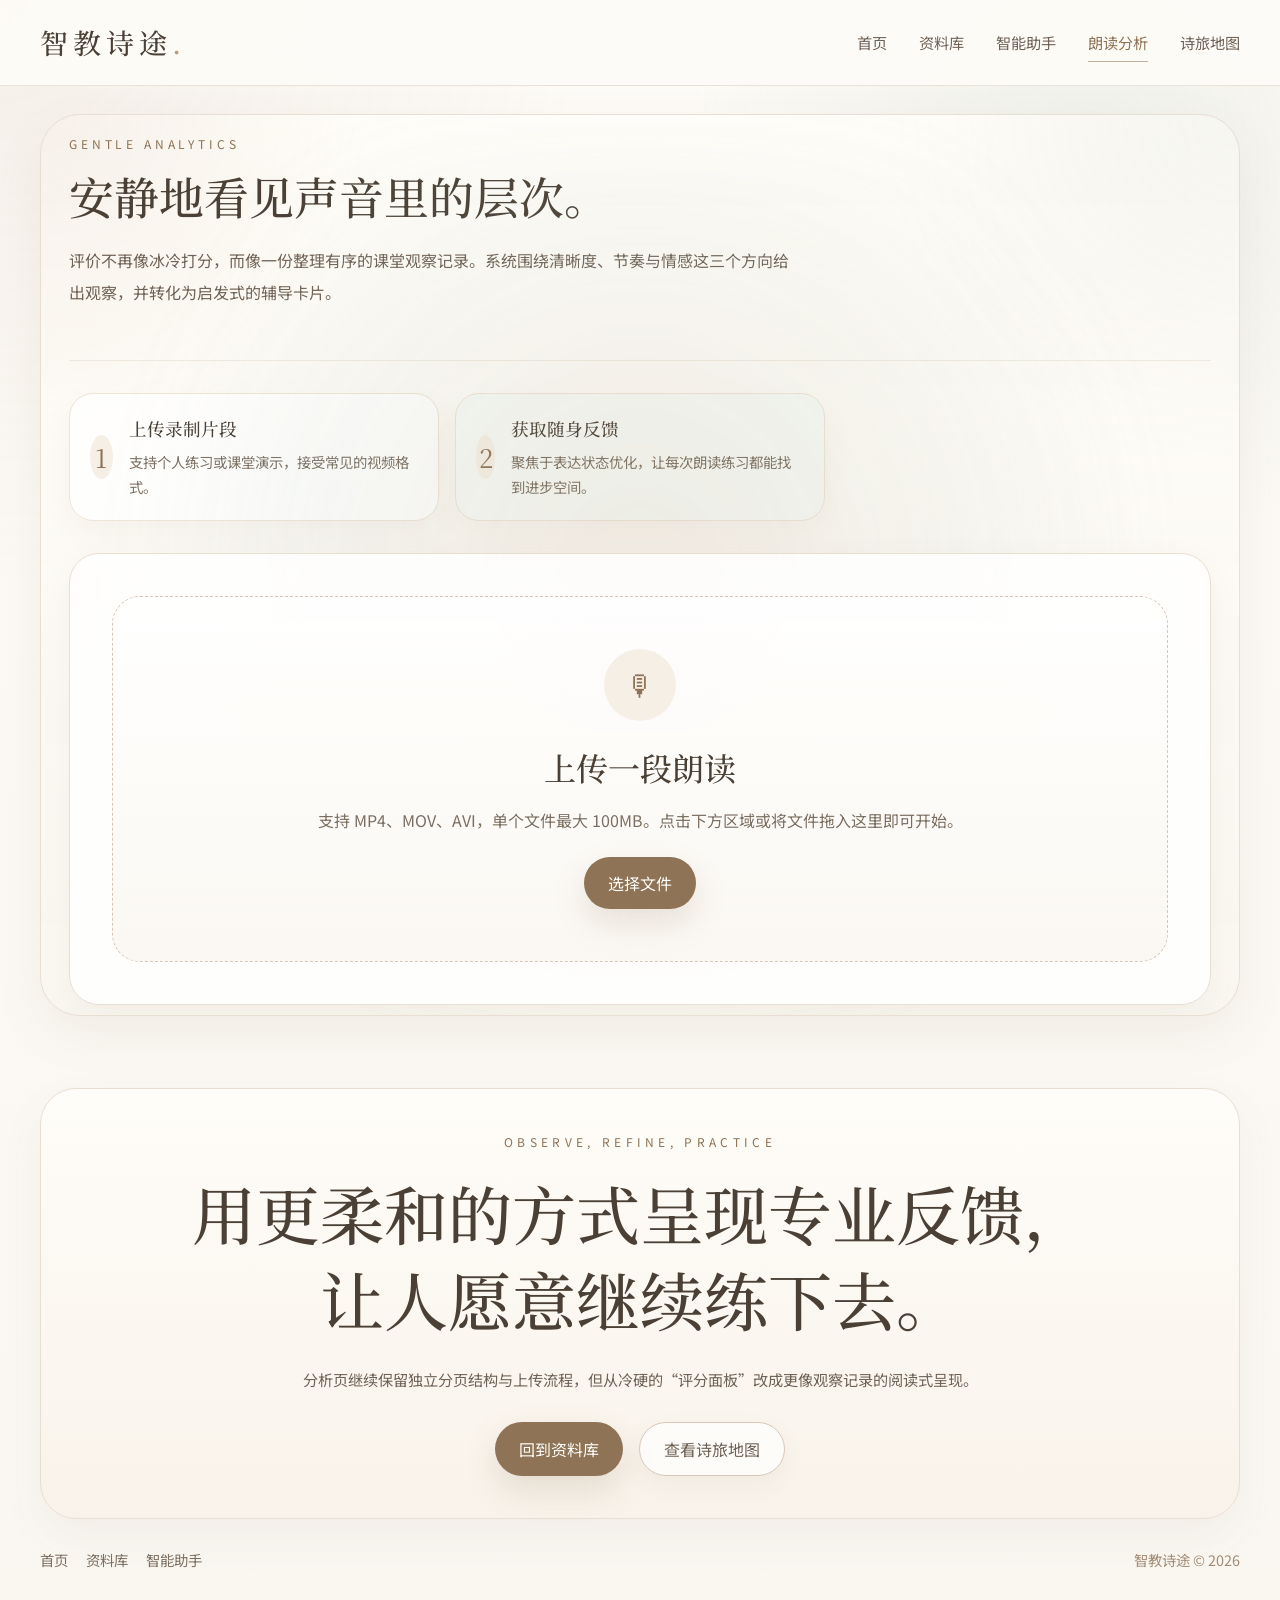
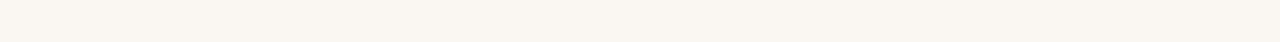
<file: pages/analysis.html>
<!DOCTYPE html>
<html lang="zh-CN">
<head>
    <meta charset="UTF-8">
    <meta name="viewport" content="width=device-width, initial-scale=1.0">
    <meta name="color-scheme" content="light">
    <title>朗读分析 | 智教诗途</title>
    <meta name="description" content="上传朗读视频，获得清晰、温和且可执行的朗读反馈。">
    <link rel="stylesheet" href="../css/main.css?v=2">
    <link rel="preconnect" href="https://fonts.googleapis.com">
    <link rel="preconnect" href="https://fonts.gstatic.com" crossorigin>
    <link href="https://fonts.googleapis.com/css2?family=Noto+Sans+SC:wght@400;500;700&family=Noto+Serif+SC:wght@400;500;700&display=swap" rel="stylesheet">
    <style>
        .intro-grid,
        .scores-grid {
            display: grid;
            gap: 20px;
        }

        .intro-grid {
            grid-template-columns: repeat(3, 1fr);
        }

        .step-card {
            border-radius: 28px;
            padding: 24px;
        }

        .step-num {
            width: 44px;
            height: 44px;
            border-radius: 50%;
            display: flex;
            align-items: center;
            justify-content: center;
            color: var(--tea-deep);
            background: #f5efe6;
            font-family: var(--font-serif);
            font-size: 1.3rem;
        }

        .step-title {
            margin: 18px 0 0;
            font-family: var(--font-serif);
            font-size: 1.7rem;
            font-weight: 500;
        }

        .step-desc {
            margin-top: 12px;
            color: var(--text-soft);
            font-size: 0.92rem;
            line-height: 1.9;
        }

        .upload-shell,
        .result-section {
            border: 1px solid var(--line);
            border-radius: 30px;
            background: rgba(255, 253, 249, 0.9);
            box-shadow: var(--shadow-md);
        }

        .upload-shell {
            padding: 28px;
            margin-top: 32px;
        }

        .upload-area {
            border: 1px dashed #d6c6b7;
            border-radius: 28px;
            background: linear-gradient(180deg, rgba(255,255,255,0.65), rgba(250,247,241,0.92));
            padding: 52px 24px;
            text-align: center;
            transition: border-color var(--transition), background-color var(--transition);
            cursor: pointer;
        }

        .upload-area:hover,
        .upload-area.dragover {
            border-color: var(--tea);
            background: linear-gradient(180deg, rgba(255,255,255,0.8), rgba(247,242,234,0.98));
        }

        .upload-icon {
            width: 72px;
            height: 72px;
            margin: 0 auto 18px;
            border-radius: 50%;
            display: flex;
            align-items: center;
            justify-content: center;
            font-size: 1.8rem;
            color: var(--tea-deep);
            background: #f5efe6;
        }

        .upload-title {
            margin: 0;
            font-family: var(--font-serif);
            font-size: 2rem;
            font-weight: 500;
        }

        .upload-copy {
            margin-top: 10px;
            color: var(--text-soft);
            line-height: 1.9;
        }

        .upload-progress,
        .file-info,
        .video-local-preview,
        .analyzing-state,
        .result-section {
            display: none;
        }

        .upload-progress {
            margin-top: 20px;
        }

        .progress-info {
            display: flex;
            justify-content: space-between;
            font-size: 0.9rem;
            color: var(--text-soft);
            margin-bottom: 10px;
        }

        .progress-track {
            height: 8px;
            border-radius: 999px;
            background: #f1e8de;
            overflow: hidden;
        }

        .progress-fill {
            width: 0;
            height: 100%;
            border-radius: 999px;
            background: linear-gradient(90deg, var(--celadon), #bfd0c6);
            box-shadow: 0 0 12px rgba(169, 184, 165, 0.22);
        }

        .file-info {
            margin-top: 20px;
            border: 1px solid var(--line-soft);
            border-radius: 22px;
            background: rgba(255,255,255,0.82);
            padding: 18px;
        }

        .file-details {
            display: flex;
            align-items: center;
            justify-content: space-between;
            gap: 16px;
            flex-wrap: wrap;
        }

        .file-name {
            font-weight: 500;
        }

        .file-size {
            color: var(--text-soft);
            font-size: 0.9rem;
        }

        .file-actions {
            display: flex;
            gap: 10px;
            flex-wrap: wrap;
        }

        .video-local-preview {
            margin-top: 18px;
            padding: 14px;
            border: 1px solid var(--line-soft);
            border-radius: 22px;
            background: rgba(255,255,255,0.78);
            box-shadow: 0 12px 24px rgba(110, 88, 62, 0.04);
        }

        .video-local-label {
            margin: 0 0 12px;
            font-size: 0.9rem;
            color: var(--text-soft);
        }

        .video-local-stage {
            width: 100%;
            overflow: hidden;
            border-radius: 18px;
            background: #1d1915;
            aspect-ratio: var(--video-ratio, 16 / 9);
            box-shadow: 0 10px 24px rgba(110, 88, 62, 0.12);
        }

        .video-local-player {
            width: 100%;
            height: 100%;
            display: block;
            background: #1d1915;
            object-fit: contain;
        }

        .video-local-status {
            margin-top: 12px;
            padding: 12px 14px;
            border-radius: 16px;
            font-size: 0.9rem;
            line-height: 1.8;
            color: var(--text-soft);
            background: rgba(245, 239, 230, 0.72);
        }

        .video-local-status.error {
            color: #8a5a39;
            background: rgba(191, 122, 78, 0.12);
        }

        .analyzing-state {
            text-align: center;
            padding: 56px 24px;
        }

        .spinner {
            width: 56px;
            height: 56px;
            margin: 0 auto 18px;
            border-radius: 50%;
            border: 3px solid #eadfd3;
            border-top-color: var(--tea);
            animation: spin 1s linear infinite;
        }

        @keyframes spin {
            to { transform: rotate(360deg); }
        }

        .analyzing-title {
            margin: 0;
            font-family: var(--font-serif);
            font-size: 2rem;
            font-weight: 500;
        }

        .analyzing-copy {
            margin-top: 10px;
            color: var(--text-soft);
        }

        .result-section {
            margin-top: 28px;
            padding: 28px;
        }

        .result-head {
            text-align: center;
        }

        .overall-score {
            font-family: var(--font-serif);
            font-size: clamp(4rem, 8vw, 5.6rem);
            color: var(--tea-deep);
            line-height: 1;
        }

        .overall-label {
            margin-top: 8px;
            font-size: 12px;
            letter-spacing: 0.3em;
            color: var(--text-mute);
        }

        .overall-copy {
            max-width: 680px;
            margin: 18px auto 0;
            color: var(--text-soft);
            line-height: 2;
        }

        .scores-grid {
            grid-template-columns: repeat(2, 1fr);
            margin-top: 32px;
        }

        .score-card {
            border-radius: 24px;
            padding: 20px;
        }

        .score-head {
            display: flex;
            justify-content: space-between;
            align-items: flex-end;
            gap: 14px;
        }

        .score-label {
            color: var(--tea-deep);
            font-size: 0.95rem;
        }

        .score-value {
            margin-top: 8px;
            font-family: var(--font-serif);
            font-size: 2.8rem;
        }

        .score-glow {
            width: 48px;
            height: 48px;
            border-radius: 50%;
            background: radial-gradient(circle, rgba(169, 184, 165, 0.32), rgba(169, 184, 165, 0.1), transparent 72%);
        }

        .score-bar {
            height: 8px;
            border-radius: 999px;
            background: #f1e8de;
            margin-top: 16px;
            overflow: hidden;
        }

        .score-fill {
            height: 100%;
            border-radius: 999px;
            background: linear-gradient(90deg, var(--celadon), #bfd0c6);
            box-shadow: 0 0 12px rgba(169, 184, 165, 0.22);
        }

        .score-comment {
            margin-top: 12px;
            color: var(--text-soft);
            font-size: 0.92rem;
        }

        .suggestions-box {
            margin-top: 24px;
            padding: 20px;
            border-radius: 24px;
            background: #fcf8f2;
        }

        .suggestions-title {
            font-family: var(--font-serif);
            font-size: 1.5rem;
            font-weight: 500;
        }

        .suggestion-list {
            display: grid;
            gap: 14px;
            margin-top: 18px;
        }

        .suggestion-item {
            display: flex;
            gap: 14px;
            padding: 14px 0;
            border-bottom: 1px solid rgba(232, 222, 210, 0.8);
        }

        .suggestion-item:last-child {
            border-bottom: none;
        }

        .suggestion-num {
            width: 30px;
            height: 30px;
            border-radius: 50%;
            flex-shrink: 0;
            display: flex;
            align-items: center;
            justify-content: center;
            color: var(--celadon-deep);
            background: #eef3ec;
            font-size: 0.82rem;
        }

        .suggestion-title {
            font-weight: 500;
        }

        .suggestion-desc {
            margin-top: 4px;
            color: var(--text-soft);
            font-size: 0.92rem;
            line-height: 1.9;
        }

        .result-actions {
            display: flex;
            justify-content: center;
            gap: 14px;
            flex-wrap: wrap;
            margin-top: 24px;
        }

        @media (max-width: 980px) {
            .intro-grid,
            .scores-grid {
                grid-template-columns: 1fr;
            }
        }
    </style>
</head>
<body>
    <nav class="navbar" id="navbar">
        <div class="nav-container">
            <div class="nav-brand">
                <a href="../index.html">智教诗途<span class="brand-dot">.</span></a>
            </div>
            <div class="nav-menu" id="navMenu">
                <a href="../index.html" class="nav-link">首页</a>
                <a href="materials.html" class="nav-link">资料库</a>
                <a href="chat.html" class="nav-link">智能助手</a>
                <a href="analysis.html" class="nav-link active">朗读分析</a>
                <a href="atlas.html" class="nav-link">诗旅地图</a>
            </div>
            <div class="nav-toggle" id="navToggle">
                <span></span>
                <span></span>
            </div>
        </div>
    </nav>

    <main class="container home-main">
        <section class="hero-shell">
            <div class="hero" style="align-items: stretch; grid-template-columns: 1fr 1fr; gap:40px;">
                <div style="display:flex;flex-direction:column;justify-content:center;">
                    <span class="page-header-tag">GENTLE ANALYTICS</span>
                    <h1 class="page-header-title" style="font-size: 2.8rem;">安静地看见声音里的层次。</h1>
                    <p class="page-header-desc" style="font-size:1rem;color:#6f6256;">评价不再像冰冷打分，而像一份整理有序的课堂观察记录。系统围绕清晰度、节奏与情感这三个方向给出观察，并转化为启发式的辅导卡片。</p>
                    
                    <div class="intro-grid" style="display:grid;gap:16px;margin-top:36px;padding-top:32px;border-top:1px solid rgba(232,222,210,0.6);">
                        <article class="highlight-card" style="display:flex;gap:16px;align-items:center;padding:20px;border-radius:24px;background:rgba(255,255,255,0.82);box-shadow:0 12px 32px rgba(110,88,62,0.05);border:1px solid var(--line-soft);">
                            <div class="step-num" style="color:var(--tea-deep);font-family:var(--font-serif);font-size:1.6rem;width:24px;text-align:center;">1</div>
                            <div>
                                <h3 class="highlight-title" style="margin:0;font-family:var(--font-serif);font-size:1.1rem;font-weight:500;">上传录制片段</h3>
                                <p class="highlight-desc" style="margin:4px 0 0;font-size:0.9rem;color:var(--text-soft);">支持个人练习或课堂演示，接受常见的视频格式。</p>
                            </div>
                        </article>
                        <article class="highlight-card" style="display:flex;gap:16px;align-items:center;padding:20px;border-radius:24px;background:#f7faf6;box-shadow:0 12px 32px rgba(110,88,62,0.05);border:1px solid var(--line-soft);">
                            <div class="step-num" style="color:var(--tea-deep);font-family:var(--font-serif);font-size:1.6rem;width:24px;text-align:center;">2</div>
                            <div>
                                <h3 class="highlight-title" style="margin:0;font-family:var(--font-serif);font-size:1.1rem;font-weight:500;">获取随身反馈</h3>
                                <p class="highlight-desc" style="margin:4px 0 0;font-size:0.9rem;color:var(--text-soft);">聚焦于表达状态优化，让每次朗读练习都能找到进步空间。</p>
                            </div>
                        </article>
                    </div>
                </div>

                <div class="hero-panel-wrap">
                    <div class="hero-glow"></div>
                    <section class="upload-shell hero-panel" style="padding:0;background:rgba(255,255,255,0.85);display:flex;flex-direction:column;justify-content:center;height:100%;">
                        <div style="padding:42px;">
                            <div class="upload-area" id="uploadArea">
                                <div class="upload-icon">🎙</div>
                                <h2 class="upload-title">上传一段朗读</h2>
                                <p class="upload-copy">支持 MP4、MOV、AVI，单个文件最大 100MB。点击下方区域或将文件拖入这里即可开始。</p>
                                <div style="margin-top:22px;">
                                    <button class="btn-primary" type="button">选择文件</button>
                                </div>
                                <input type="file" id="fileInput" accept="video/*" style="display:none;">
                            </div>

                            <div class="upload-progress" id="uploadProgress">
                                <div class="progress-info">
                                    <span>正在整理文件...</span>
                                    <span id="progressPct">0%</span>
                                </div>
                                <div class="progress-track">
                                    <div class="progress-fill" id="progressFill"></div>
                                </div>
                            </div>

                            <div class="file-info" id="fileInfo">
                                <div class="file-details">
                                    <div>
                                        <div class="file-name" id="fileName"></div>
                                        <div class="file-size" id="fileSize"></div>
                                    </div>
                                    <div class="file-actions">
                                        <button class="btn-primary" type="button" onclick="startAnalysis()">开始分析</button>
                                        <button class="btn-secondary" type="button" onclick="removeFile()">移除文件</button>
                                    </div>
                                </div>
                            </div>

                            <div class="video-local-preview" id="videoPreviewWrap">
                                <p class="video-local-label">本地视频预览</p>
                                <div class="video-local-stage" id="videoPreviewStage">
                                    <video id="videoPreview" class="video-local-player" controls playsinline preload="metadata"></video>
                                </div>
                                <div class="video-local-status" id="videoPreviewStatus">视频已加载，可以直接点击播放。</div>
                            </div>
                        </div>
                    </section>
                </div>
            </div>
        </section>

        <section class="analyzing-state" id="analyzingState">
            <div class="spinner"></div>
            <h2 class="analyzing-title">正在分析这段朗读</h2>
            <p class="analyzing-copy">请稍候，我们会把结果整理成一份更容易阅读的反馈单。</p>
        </section>

        <section class="result-section hero-panel" id="resultSection">
            <div class="result-head">
                <div class="overall-score" id="overallScore">89</div>
                <div class="overall-label">综合观察</div>
                <p class="overall-copy" id="scoreDesc">整体声音状态稳定，轻柔句表现自然，适合抒情性文本。后半段个别长句略显平，建议加强语调起伏。</p>
            </div>

            <div class="scores-grid" id="scoresGrid"></div>

            <div class="suggestions-box">
                <div class="suggestions-title">进一步练习建议</div>
                <div class="suggestion-list" id="suggestionList"></div>
            </div>

            <div class="result-actions">
                <button class="btn-primary" type="button" onclick="analyzeAnother()">继续分析</button>
                <button class="btn-secondary" type="button" onclick="window.print()">导出页面</button>
            </div>
        </section>
    </main>

    <footer class="footer">
        <div class="container">
            <div class="footer-panel">
                <p class="eyebrow">OBSERVE, REFINE, PRACTICE</p>
                <h2 class="footer-title">用更柔和的方式呈现专业反馈，<br>让人愿意继续练下去。</h2>
                <p class="footer-desc">分析页继续保留独立分页结构与上传流程，但从冷硬的“评分面板”改成更像观察记录的阅读式呈现。</p>
                <div class="footer-actions">
                    <a href="materials.html" class="btn-primary">回到资料库</a>
                    <a href="atlas.html" class="btn-secondary">查看诗旅地图</a>
                </div>
            </div>
            <div class="footer-bottom">
                <div class="footer-links">
                    <a href="../index.html">首页</a>
                    <a href="materials.html">资料库</a>
                    <a href="chat.html">智能助手</a>
                </div>
                <div class="footer-brand-text">智教诗途 © 2026</div>
            </div>
        </div>
    </footer>

    <script src="../vendor/ffmpeg/ffmpeg.js"></script>
    <script>
        window.addEventListener('scroll', function () {
            var navbar = document.getElementById('navbar');
            if (window.scrollY > 8) navbar.classList.add('scrolled');
            else navbar.classList.remove('scrolled');
        });

        document.getElementById('navToggle').addEventListener('click', function () {
            document.getElementById('navMenu').classList.toggle('open');
        });

        var currentFile = null;
        var currentFileUrl = '';
        var uploadArea = document.getElementById('uploadArea');
        var fileInput = document.getElementById('fileInput');
        var videoPreview = document.getElementById('videoPreview');
        var videoPreviewStage = document.getElementById('videoPreviewStage');
        var videoPreviewWrap = document.getElementById('videoPreviewWrap');
        var videoPreviewStatus = document.getElementById('videoPreviewStatus');
        var previewFrameReported = false;
        var previewDiagnosticsTimer = null;
        var previewTranscodedUrl = '';
        var previewCodecHint = '';
        var previewJobId = 0;
        var previewTranscoding = false;
        var previewTranscoder = null;
        var previewTranscoderLoaded = false;

        uploadArea.addEventListener('click', function () {
            fileInput.click();
        });

        uploadArea.addEventListener('dragover', function (event) {
            event.preventDefault();
            uploadArea.classList.add('dragover');
        });

        uploadArea.addEventListener('dragleave', function (event) {
            event.preventDefault();
            uploadArea.classList.remove('dragover');
        });

        uploadArea.addEventListener('drop', function (event) {
            event.preventDefault();
            uploadArea.classList.remove('dragover');
            if (event.dataTransfer.files[0]) handleFile(event.dataTransfer.files[0]);
        });

        fileInput.addEventListener('change', function (event) {
            if (event.target.files[0]) handleFile(event.target.files[0]);
        });

        function handleFile(file) {
            if (!file.type.startsWith('video/')) {
                alert('请选择视频文件');
                return;
            }
            if (file.size > 100 * 1024 * 1024) {
                alert('文件大小不能超过 100MB');
                return;
            }
            currentFile = file;
            previewJobId += 1;
            document.getElementById('fileName').textContent = file.name;
            document.getElementById('fileSize').textContent = formatSize(file.size);
            document.getElementById('fileInfo').style.display = 'block';
            renderVideoPreview(file);
            simulateUpload();
        }

        function formatSize(bytes) {
            if (bytes === 0) return '0 B';
            var unit = ['B', 'KB', 'MB', 'GB'];
            var index = Math.floor(Math.log(bytes) / Math.log(1024));
            return (bytes / Math.pow(1024, index)).toFixed(2) + ' ' + unit[index];
        }

        function simulateUpload() {
            var progress = document.getElementById('uploadProgress');
            var fill = document.getElementById('progressFill');
            var pct = document.getElementById('progressPct');
            var value = 0;
            progress.style.display = 'block';
            var timer = setInterval(function () {
                value += Math.random() * 16;
                if (value > 100) value = 100;
                fill.style.width = value + '%';
                pct.textContent = Math.round(value) + '%';
                if (value >= 100) {
                    clearInterval(timer);
                    setTimeout(function () {
                        progress.style.display = 'none';
                    }, 500);
                }
            }, 180);
        }

        function removeFile() {
            currentFile = null;
            fileInput.value = '';
            document.getElementById('fileInfo').style.display = 'none';
            document.getElementById('uploadProgress').style.display = 'none';
            document.getElementById('resultSection').style.display = 'none';
            document.getElementById('analyzingState').style.display = 'none';
            clearVideoPreview();
        }

        function startAnalysis() {
            if (!currentFile) {
                alert('请先选择文件');
                return;
            }
            document.getElementById('resultSection').style.display = 'none';
            document.getElementById('analyzingState').style.display = 'block';
            document.getElementById('analyzingState').scrollIntoView({ behavior: 'smooth' });
            setTimeout(function () {
                document.getElementById('analyzingState').style.display = 'none';
                showResult();
            }, 3200);
        }

        function generateMockData() {
            var clarity = 78 + Math.floor(Math.random() * 18);
            var intonation = 72 + Math.floor(Math.random() * 18);
            var rhythm = 76 + Math.floor(Math.random() * 18);
            var emotion = 70 + Math.floor(Math.random() * 20);
            var overall = Math.round((clarity + intonation + rhythm + emotion) / 4);
            return {
                overall: overall,
                desc: '这段朗读的整体完成度为 ' + overall + ' 分。声音状态较稳，节奏组织良好，但在抒情句的语调起伏和尾音处理上仍有进一步提升空间。',
                scores: [
                    { cat: '吐字清晰', val: clarity, comment: '字头与收音整体清楚，表达具有干净度。' },
                    { cat: '语调变化', val: intonation, comment: '语调层次自然，但重点句还可更有起伏。' },
                    { cat: '节奏层次', val: rhythm, comment: '停连关系较清晰，段落感较稳定。' },
                    { cat: '情感投入', val: emotion, comment: '情感基调到位，部分句子可以更有余韵。' }
                ],
                suggestions: [
                    { title: '加强重点句起伏', desc: '可在关键词与句末适度拉开语调高低，让抒情句层次更明显。' },
                    { title: '留出更从容的停顿', desc: '在长句与意象转换处稍作停顿，让听者有进入画面的空间。' },
                    { title: '优化尾音处理', desc: '收句不急于落下，适度延长尾音，会让表达更柔和也更有余韵。' }
                ]
            };
        }

        function showResult() {
            var data = generateMockData();
            document.getElementById('overallScore').textContent = data.overall;
            document.getElementById('scoreDesc').textContent = data.desc;

            document.getElementById('scoresGrid').innerHTML = data.scores.map(function (item) {
                return '' +
                    '<article class="score-card surface-card">' +
                        '<div class="score-head">' +
                            '<div><div class="score-label">' + item.cat + '</div><div class="score-value">' + item.val + '</div></div>' +
                            '<div class="score-glow"></div>' +
                        '</div>' +
                        '<div class="score-bar"><div class="score-fill" style="width:' + item.val + '%"></div></div>' +
                        '<div class="score-comment">' + item.comment + '</div>' +
                    '</article>';
            }).join('');

            document.getElementById('suggestionList').innerHTML = data.suggestions.map(function (item, index) {
                return '' +
                    '<div class="suggestion-item">' +
                        '<div class="suggestion-num">' + (index + 1) + '</div>' +
                        '<div>' +
                            '<div class="suggestion-title">' + item.title + '</div>' +
                            '<div class="suggestion-desc">' + item.desc + '</div>' +
                        '</div>' +
                    '</div>';
            }).join('');

            document.getElementById('resultSection').style.display = 'block';
            document.getElementById('resultSection').scrollIntoView({ behavior: 'smooth' });
        }

        function analyzeAnother() {
            removeFile();
            window.scrollTo({ top: 0, behavior: 'smooth' });
        }

        function renderVideoPreview(file) {
            clearVideoPreview(false);
            currentFileUrl = URL.createObjectURL(file);
            videoPreviewStatus.classList.remove('error');
            videoPreviewStatus.textContent = '正在加载本地视频预览...';
            videoPreviewStage.style.setProperty('--video-ratio', '16 / 9');
            previewFrameReported = false;
            videoPreviewWrap.style.display = 'block';
            detectPreviewCodec(file).then(function (codec) {
                if (file !== currentFile) return;
                previewCodecHint = codec;
                if (codec === 'hevc' || codec === 'av1') {
                    var codecLabel = codec === 'hevc' ? 'HEVC / H.265' : 'AV1';
                    videoPreviewStatus.textContent = '检测到该视频使用 ' + codecLabel + ' 编码，当前浏览器本地预览兼容性较差，正在生成兼容预览...';
                    transcodePreviewForCompatibility(file, codecLabel);
                    return;
                }
                setPreviewSource(currentFileUrl, 'original');
            }).catch(function () {
                if (file !== currentFile) return;
                setPreviewSource(currentFileUrl, 'original');
            });
        }

        function clearVideoPreview(shouldRevoke) {
            if (previewDiagnosticsTimer) {
                clearTimeout(previewDiagnosticsTimer);
                previewDiagnosticsTimer = null;
            }
            if (shouldRevoke !== false && currentFileUrl) {
                URL.revokeObjectURL(currentFileUrl);
            }
            if (previewTranscodedUrl) {
                URL.revokeObjectURL(previewTranscodedUrl);
            }
            currentFileUrl = '';
            previewTranscodedUrl = '';
            previewCodecHint = '';
            previewTranscoding = false;
            videoPreview.pause();
            videoPreview.removeAttribute('src');
            videoPreview.load();
            videoPreviewWrap.style.display = 'none';
            videoPreviewStatus.classList.remove('error');
            videoPreviewStatus.textContent = '视频已加载，可以直接点击播放。';
            videoPreviewStage.style.setProperty('--video-ratio', '16 / 9');
            previewFrameReported = false;
            videoPreview.dataset.mode = '';
        }

        videoPreview.addEventListener('loadedmetadata', function () {
            if (videoPreview.videoWidth && videoPreview.videoHeight) {
                videoPreviewStage.style.setProperty('--video-ratio', videoPreview.videoWidth + ' / ' + videoPreview.videoHeight);
                if (videoPreview.dataset.mode === 'transcoded') {
                    videoPreviewStatus.textContent = '已生成兼容预览，可以正常播放。分辨率：' + videoPreview.videoWidth + ' × ' + videoPreview.videoHeight;
                } else {
                    videoPreviewStatus.textContent = '视频已加载，可以直接点击播放。分辨率：' + videoPreview.videoWidth + ' × ' + videoPreview.videoHeight;
                }
            } else {
                videoPreviewStatus.textContent = '视频元数据已加载，但没有读取到有效画面尺寸。';
            }
            videoPreviewStatus.classList.remove('error');
        });

        videoPreview.addEventListener('playing', function () {
            if (previewDiagnosticsTimer) {
                clearTimeout(previewDiagnosticsTimer);
            }
            previewDiagnosticsTimer = setTimeout(function () {
                if (!previewFrameReported && !videoPreview.paused && videoPreview.currentTime > 0.2) {
                    if (!previewTranscoding && currentFile) {
                        var hintLabel = previewCodecHint === 'hevc' ? 'HEVC / H.265' : (previewCodecHint === 'av1' ? 'AV1' : '当前视频');
                        videoPreviewStatus.classList.remove('error');
                        videoPreviewStatus.textContent = '检测到播放器只有声音、没有画面，正在把 ' + hintLabel + ' 转成兼容预览格式...';
                        transcodePreviewForCompatibility(currentFile, hintLabel);
                    } else {
                        videoPreviewStatus.classList.add('error');
                        videoPreviewStatus.textContent = '播放器已经开始走时并有声音，但页面仍未收到可渲染的视频帧。';
                    }
                }
            }, 1500);

            if ('requestVideoFrameCallback' in HTMLVideoElement.prototype) {
                videoPreview.requestVideoFrameCallback(function () {
                    previewFrameReported = true;
                    if (!videoPreview.paused) {
                        videoPreviewStatus.classList.remove('error');
                        videoPreviewStatus.textContent = '画面已正常渲染。';
                    }
                });
            }
        });

        videoPreview.addEventListener('error', function () {
            var code = videoPreview.error ? videoPreview.error.code : 0;
            var reason = '浏览器暂时无法解码这个视频文件。';
            if (code === 1) reason = '视频加载被中断。';
            if (code === 2) reason = '读取视频数据时发生网络或文件错误。';
            if (code === 3) reason = '视频解码失败，通常是文件损坏或编码异常。';
            if (code === 4) reason = '当前浏览器不支持这个视频的编码格式。';
            if (!previewTranscoding && currentFile) {
                videoPreviewStatus.classList.remove('error');
                videoPreviewStatus.textContent = reason + ' 正在尝试生成兼容预览...';
                transcodePreviewForCompatibility(currentFile, previewCodecHint || '当前视频');
            } else {
                videoPreviewStatus.classList.add('error');
                videoPreviewStatus.textContent = reason;
            }
        });

        function setPreviewSource(url, mode) {
            videoPreview.dataset.mode = mode;
            videoPreview.src = url;
            videoPreview.load();
        }

        async function detectPreviewCodec(file) {
            var probeBuffer = await file.slice(0, Math.min(file.size, 2 * 1024 * 1024)).arrayBuffer();
            var probeText = new TextDecoder('latin1').decode(probeBuffer);
            if (probeText.indexOf('hvc1') !== -1 || probeText.indexOf('hev1') !== -1) return 'hevc';
            if (probeText.indexOf('av01') !== -1) return 'av1';
            if (probeText.indexOf('avc1') !== -1 || probeText.indexOf('avc3') !== -1) return 'h264';
            if (probeText.indexOf('vp09') !== -1) return 'vp9';
            return '';
        }

        async function ensurePreviewTranscoder() {
            if (previewTranscoderLoaded && previewTranscoder) return previewTranscoder;
            if (!window.FFmpegWASM || !window.FFmpegWASM.FFmpeg) {
                throw new Error('未找到浏览器端转码组件');
            }
            previewTranscoder = new window.FFmpegWASM.FFmpeg();
            previewTranscoder.on('progress', function (event) {
                if (!previewTranscoding) return;
                var pct = Math.max(0, Math.min(100, Math.round((event.progress || 0) * 100)));
                videoPreviewStatus.textContent = '正在生成兼容预览... ' + pct + '%';
            });
            await previewTranscoder.load({
                coreURL: new URL('../vendor/ffmpeg/ffmpeg-core.js', window.location.href).href,
                wasmURL: new URL('../vendor/ffmpeg/ffmpeg-core.wasm', window.location.href).href
            });
            previewTranscoderLoaded = true;
            return previewTranscoder;
        }

        async function transcodePreviewForCompatibility(file, codecLabel) {
            if (!file || previewTranscoding) return;
            previewTranscoding = true;
            var jobId = previewJobId;
            var inputName = 'preview-input-' + jobId + '.mp4';
            var outputName = 'preview-output-' + jobId + '.mp4';

            try {
                videoPreview.pause();
                videoPreview.removeAttribute('src');
                videoPreview.load();
                videoPreview.dataset.mode = 'transcoding';
                videoPreviewStatus.classList.remove('error');
                videoPreviewStatus.textContent = '正在加载转码引擎并生成兼容预览...';

                var ffmpeg = await ensurePreviewTranscoder();
                if (jobId !== previewJobId || file !== currentFile) return;

                await ffmpeg.writeFile(inputName, new Uint8Array(await file.arrayBuffer()));
                await ffmpeg.exec([
                    '-i', inputName,
                    '-c:v', 'libx264',
                    '-preset', 'ultrafast',
                    '-pix_fmt', 'yuv420p',
                    '-c:a', 'aac',
                    '-movflags', '+faststart',
                    outputName
                ]);

                if (jobId !== previewJobId || file !== currentFile) return;

                var data = await ffmpeg.readFile(outputName);
                if (previewTranscodedUrl) {
                    URL.revokeObjectURL(previewTranscodedUrl);
                }
                previewTranscodedUrl = URL.createObjectURL(new Blob([data], { type: 'video/mp4' }));
                videoPreviewStatus.classList.remove('error');
                videoPreviewStatus.textContent = codecLabel + ' 兼容预览已生成，正在载入画面...';
                setPreviewSource(previewTranscodedUrl, 'transcoded');

                try { await ffmpeg.deleteFile(inputName); } catch (e) {}
                try { await ffmpeg.deleteFile(outputName); } catch (e) {}
            } catch (error) {
                console.error("Transcode Error: ", error);
                if (jobId !== previewJobId || file !== currentFile) return;
                videoPreviewStatus.classList.add('error');
                videoPreviewStatus.textContent = '本地兼容预览生成失败：' + (error.message || JSON.stringify(error) || error);
                if (currentFileUrl) {
                    setPreviewSource(currentFileUrl, 'original');
                }
            } finally {
                previewTranscoding = false;
            }
        }
    </script>
</body>
</html>
</file>
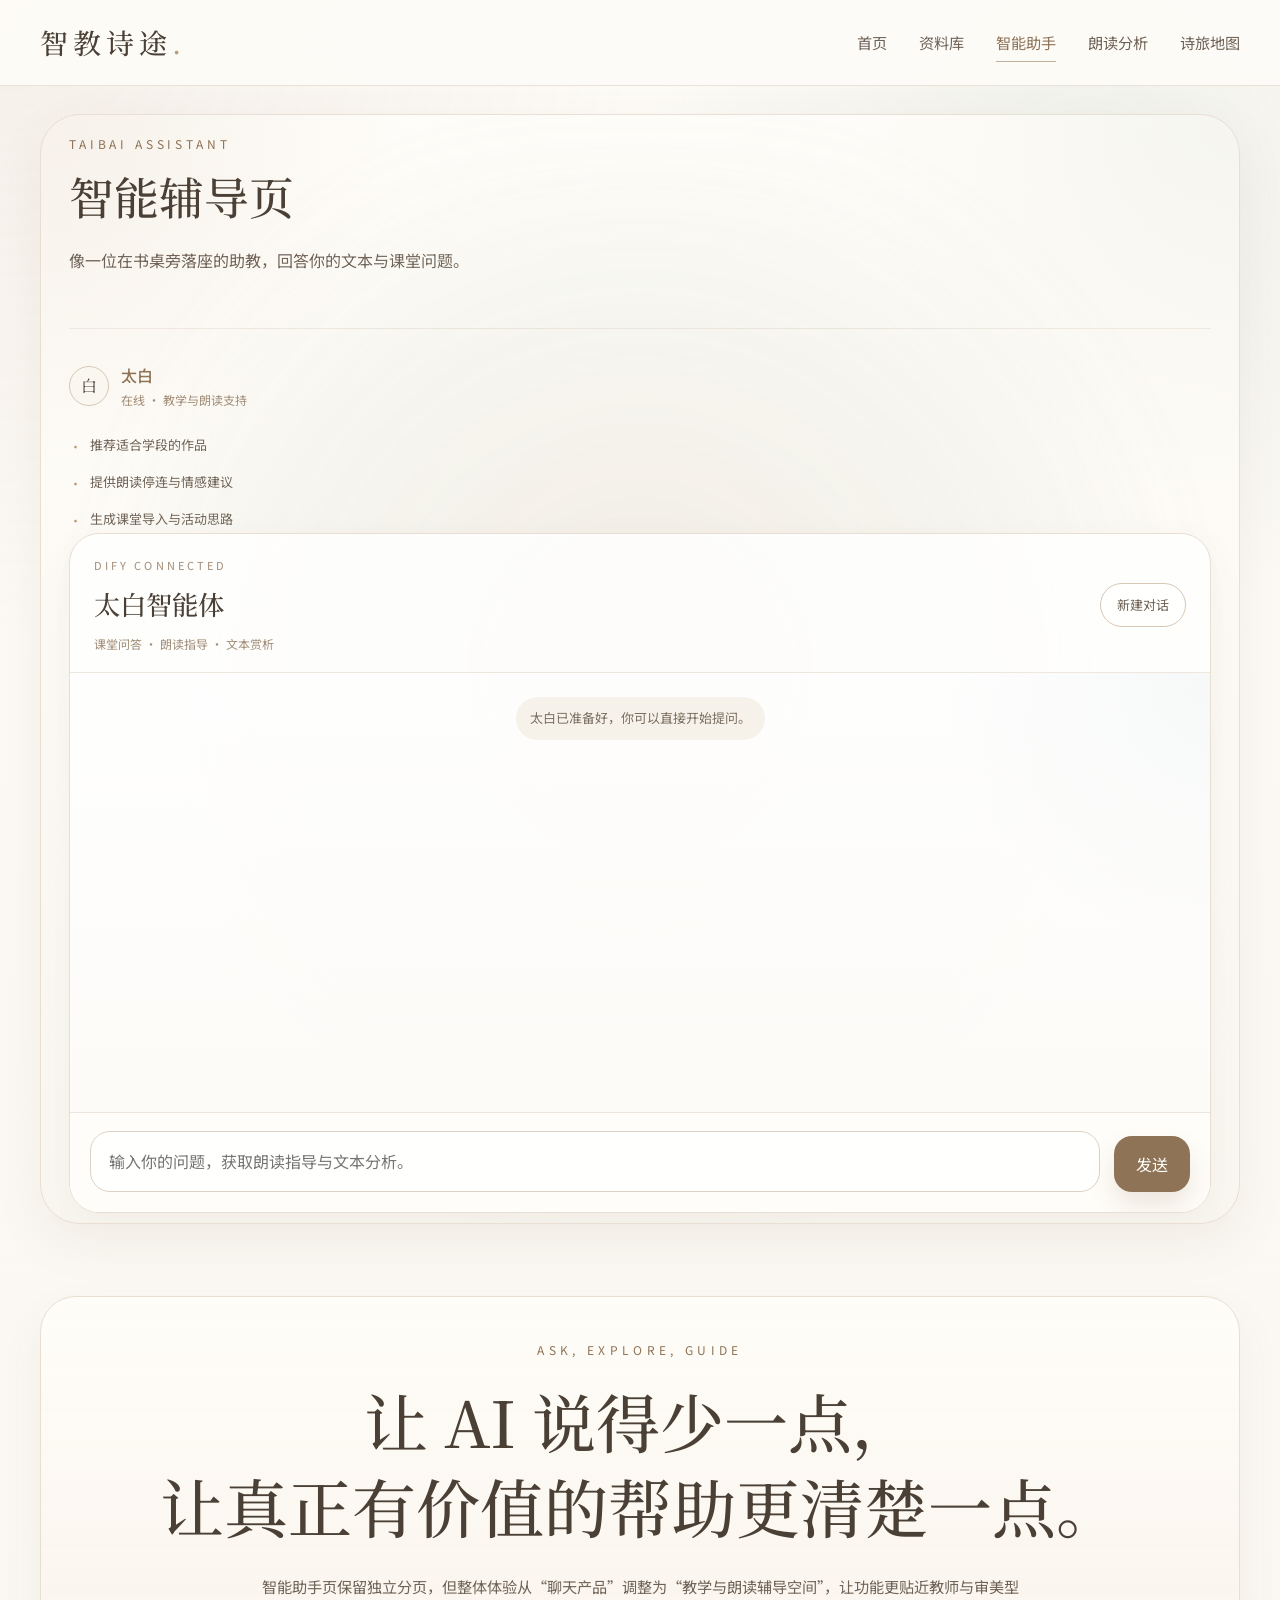
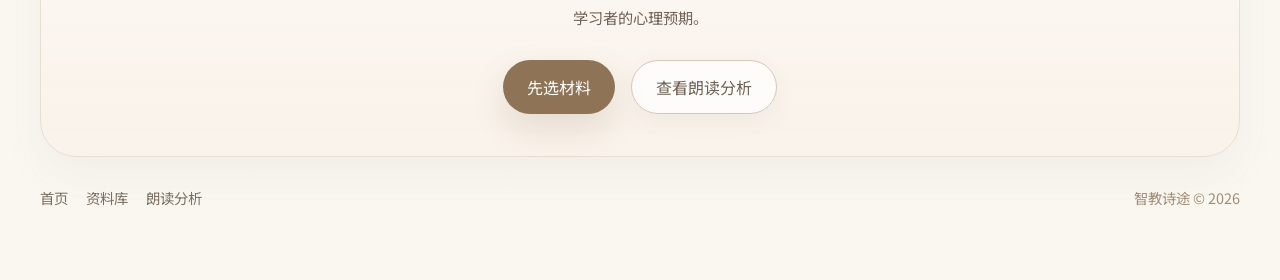
<file: pages/chat.html>
<!DOCTYPE html>
<html lang="zh-CN">
<head>
    <meta charset="UTF-8">
    <meta name="viewport" content="width=device-width, initial-scale=1.0">
    <meta name="color-scheme" content="light">
    <title>智能助手 | 智教诗途</title>
    <meta name="description" content="与太白智能体对话，获取课堂灵感、朗读建议与文本赏析。">
    <link rel="stylesheet" href="../css/main.css?v=2">
    <link rel="preconnect" href="https://fonts.googleapis.com">
    <link rel="preconnect" href="https://fonts.gstatic.com" crossorigin>
    <link href="https://fonts.googleapis.com/css2?family=Noto+Sans+SC:wght@400;500;700&family=Noto+Serif+SC:wght@400;500;700&display=swap" rel="stylesheet">
    <style>
        .chat-layout {
            display: grid;
            grid-template-columns: 0.92fr 1.08fr;
            gap: 28px;
            min-height: calc(100vh - 240px);
        }

        .assistant-info,
        .assistant-panel {
            border: 1px solid var(--line);
            border-radius: 30px;
            box-shadow: var(--shadow-md);
        }

        .assistant-info {
            background: rgba(255, 253, 249, 0.86);
            padding: 28px;
        }

        .assistant-badge {
            display: inline-flex;
            align-items: center;
            gap: 10px;
            margin-bottom: 18px;
        }

        .assistant-avatar {
            width: 52px;
            height: 52px;
            border-radius: 50%;
            display: flex;
            align-items: center;
            justify-content: center;
            font-family: var(--font-serif);
            font-size: 1.35rem;
            color: #fffdf9;
            background: linear-gradient(135deg, var(--tea-deep), var(--tea));
        }

        .assistant-name {
            font-family: var(--font-serif);
            font-size: 2rem;
            font-weight: 500;
        }

        .assistant-status {
            font-size: 0.9rem;
            color: var(--celadon-deep);
        }

        .assistant-title {
            margin: 10px 0 0;
            font-family: var(--font-serif);
            font-size: clamp(2rem, 4vw, 3rem);
            line-height: 1.45;
            font-weight: 500;
        }

        .assistant-copy {
            margin-top: 18px;
            color: #6f6256;
            font-size: 0.95rem;
            line-height: 2;
        }

        .capability-list {
            display: grid;
            gap: 14px;
            margin-top: 28px;
        }

        .capability-item {
            display: flex;
            align-items: center;
            gap: 12px;
            padding: 14px 16px;
            border-radius: 18px;
            background: #f8f3ec;
            color: #6f6256;
            font-size: 0.92rem;
        }

        .capability-dot {
            width: 10px;
            height: 10px;
            border-radius: 50%;
            flex-shrink: 0;
            background: var(--celadon);
            box-shadow: 0 0 14px rgba(169, 184, 165, 0.35);
        }

        .assistant-panel {
            display: flex;
            flex-direction: column;
            overflow: hidden;
            background: linear-gradient(180deg, rgba(255, 255, 255, 0.9), rgba(248, 242, 233, 0.88));
        }

        .dify-chat-root,
        .chat-panel {
            display: flex;
            flex: 1;
            min-height: 0;
            flex-direction: column;
        }

        .chat-panel__header {
            display: flex;
            align-items: center;
            justify-content: space-between;
            gap: 16px;
            padding: 22px 24px 18px;
            border-bottom: 1px solid rgba(232, 222, 210, 0.7);
        }

        .chat-panel__eyebrow {
            font-size: 11px;
            letter-spacing: 0.28em;
            color: var(--text-mute);
        }

        .chat-panel__title {
            margin: 0;
            margin-top: 6px;
            font-family: var(--font-serif);
            font-size: 1.65rem;
            font-weight: 500;
        }

        .chat-panel__desc {
            margin-top: 6px;
            font-size: 12px;
            color: var(--text-mute);
        }

        .chat-panel__reset {
            border: 1px solid #d7c7b7;
            border-radius: 999px;
            background: rgba(255, 255, 255, 0.82);
            color: #6f6256;
            padding: 10px 16px;
            font-size: 13px;
            transition: border-color var(--transition), color var(--transition), transform var(--transition);
        }

        .chat-panel__reset:hover {
            border-color: var(--tea);
            color: var(--tea-deep);
            transform: translateY(-1px);
        }

        .chat-panel__messages {
            flex: 1;
            min-height: 0;
            overflow-y: auto;
            display: flex;
            flex-direction: column;
            gap: 14px;
            padding: 24px;
            background:
                radial-gradient(circle at top right, rgba(175, 192, 200, 0.1), transparent 22%),
                linear-gradient(180deg, rgba(255, 255, 255, 0.52), rgba(250, 247, 241, 0.38));
        }

        .chat-system-message {
            align-self: center;
            max-width: min(100%, 520px);
            border-radius: 999px;
            padding: 10px 14px;
            background: rgba(245, 239, 230, 0.84);
            color: var(--text-soft);
            font-size: 13px;
            text-align: center;
        }

        .chat-system-message--error {
            background: rgba(191, 122, 78, 0.12);
            color: #8a5a39;
        }

        .chat-message {
            display: flex;
            flex-direction: column;
            gap: 6px;
            max-width: min(84%, 680px);
        }

        .chat-message--user {
            align-self: flex-end;
            align-items: flex-end;
        }

        .chat-message--assistant {
            align-self: flex-start;
            align-items: flex-start;
        }

        .chat-message__meta {
            font-size: 12px;
            color: var(--text-mute);
        }

        .chat-message__body {
            margin: 0;
            padding: 14px 16px;
            border-radius: 20px;
            line-height: 1.9;
            font-size: 14px;
            color: #5f5348;
            background: rgba(255, 255, 255, 0.92);
            border: 1px solid rgba(232, 222, 210, 0.82);
            box-shadow: 0 10px 26px rgba(110, 88, 62, 0.05);
        }

        .chat-message--user .chat-message__body {
            color: #fffdf9;
            background: linear-gradient(135deg, var(--tea-deep), #a18463);
            border-color: transparent;
            box-shadow: 0 12px 24px rgba(142, 115, 86, 0.16);
        }

        .chat-message__body--muted {
            color: var(--text-soft);
        }

        .chat-panel__composer {
            display: grid;
            grid-template-columns: 1fr auto;
            gap: 14px;
            padding: 18px 20px 20px;
            border-top: 1px solid rgba(232, 222, 210, 0.72);
            background: rgba(255, 253, 249, 0.88);
        }

        .chat-panel__composer textarea {
            width: 100%;
            min-height: 56px;
            max-height: 180px;
            resize: none;
            border: 1px solid #ddd1c5;
            border-radius: 20px;
            background: rgba(255, 255, 255, 0.9);
            color: var(--text);
            padding: 16px 18px;
            outline: none;
            line-height: 1.7;
            box-shadow: inset 0 1px 0 rgba(255, 255, 255, 0.8);
            transition: border-color var(--transition), box-shadow var(--transition);
            overflow-y: hidden;
        }

        .chat-panel__composer textarea:focus {
            border-color: rgba(142, 115, 86, 0.45);
            box-shadow: 0 0 0 4px rgba(183, 157, 125, 0.12);
        }

        .chat-panel__composer button {
            align-self: end;
            height: 56px;
            padding: 0 22px;
            border-radius: 18px;
            background: var(--tea-deep);
            color: #fffdf9;
            box-shadow: 0 14px 24px rgba(142, 115, 86, 0.16);
            transition: background-color var(--transition), transform var(--transition), opacity var(--transition);
        }

        .chat-panel__composer button:hover:not(:disabled) {
            background: var(--tea-deeper);
            transform: translateY(-1px);
        }

        .chat-panel__composer button:disabled,
        .chat-panel__composer textarea:disabled {
            opacity: 0.68;
            cursor: not-allowed;
        }

        @media (max-width: 980px) {
            .chat-panel__composer {
                grid-template-columns: 1fr;
            }
        }
    </style>
</head>
<body>
    <nav class="navbar" id="navbar">
        <div class="nav-container">
            <div class="nav-brand">
                <a href="../index.html">智教诗途<span class="brand-dot">.</span></a>
            </div>
            <div class="nav-menu" id="navMenu">
                <a href="../index.html" class="nav-link">首页</a>
                <a href="materials.html" class="nav-link">资料库</a>
                <a href="chat.html" class="nav-link active">智能助手</a>
                <a href="analysis.html" class="nav-link">朗读分析</a>
                <a href="atlas.html" class="nav-link">诗旅地图</a>
            </div>
            <div class="nav-toggle" id="navToggle">
                <span></span>
                <span></span>
            </div>
        </div>
    </nav>

    <main class="container home-main">
        <section class="hero-shell">
            <div class="hero" style="align-items: stretch; grid-template-columns: 320px 1fr;">
                <div style="display:flex;flex-direction:column;justify-content:center;">
                    <span class="page-header-tag">TAIBAI ASSISTANT</span>
                    <h1 class="page-header-title" style="font-size: 2.8rem;">智能辅导页</h1>
                    <p class="page-header-desc" style="font-size:1rem;color:#6f6256;">像一位在书桌旁落座的助教，回答你的文本与课堂问题。</p>
                    
                    <div style="margin-top:36px;padding-top:32px;border-top:1px solid rgba(232,222,210,0.6);">
                        <div style="display:flex;align-items:center;gap:12px;">
                            <div style="width:40px;height:40px;border-radius:50%;background:var(--paper-soft);border:1px solid #d7c7b7;display:flex;align-items:center;justify-content:center;color:var(--text);font-family:var(--font-serif);font-size:16px;">白</div>
                            <div>
                                <div style="font-weight:500;color:var(--tea-deep);">太白</div>
                                <div style="font-size:12px;color:var(--text-mute);">在线 · 教学与朗读支持</div>
                            </div>
                        </div>
                    </div>

                    <div style="margin-top:24px;display:flex;flex-direction:column;gap:12px;font-size:13px;color:#6f6256;">
                        <div style="display:flex;align-items:flex-start;gap:8px;"><span style="color:var(--tea);margin-top:2px;">•</span>推荐适合学段的作品</div>
                        <div style="display:flex;align-items:flex-start;gap:8px;"><span style="color:var(--tea);margin-top:2px;">•</span>提供朗读停连与情感建议</div>
                        <div style="display:flex;align-items:flex-start;gap:8px;"><span style="color:var(--tea);margin-top:2px;">•</span>生成课堂导入与活动思路</div>
                    </div>
                </div>

                <div class="hero-panel-wrap">
                    <div class="hero-glow"></div>
                    <section class="assistant-panel hero-panel" style="padding:0;display:flex;flex-direction:column;height:680px;background:rgba(255,255,255,0.85);">
                        <div id="difyChatApp" class="dify-chat-root"></div>
                    </section>
                </div>
            </div>
        </section>
    </main>

    <footer class="footer">
        <div class="container">
            <div class="footer-panel">
                <p class="eyebrow">ASK, EXPLORE, GUIDE</p>
                <h2 class="footer-title">让 AI 说得少一点，<br>让真正有价值的帮助更清楚一点。</h2>
                <p class="footer-desc">智能助手页保留独立分页，但整体体验从“聊天产品”调整为“教学与朗读辅导空间”，让功能更贴近教师与审美型学习者的心理预期。</p>
                <div class="footer-actions">
                    <a href="materials.html" class="btn-primary">先选材料</a>
                    <a href="analysis.html" class="btn-secondary">查看朗读分析</a>
                </div>
            </div>
            <div class="footer-bottom">
                <div class="footer-links">
                    <a href="../index.html">首页</a>
                    <a href="materials.html">资料库</a>
                    <a href="analysis.html">朗读分析</a>
                </div>
                <div class="footer-brand-text">智教诗途 © 2026</div>
            </div>
        </div>
    </footer>

    <script src="../js/dify-config.js"></script>
    <script src="../js/dify-chat.js"></script>
    <script>
        window.addEventListener('scroll', function () {
            var navbar = document.getElementById('navbar');
            if (window.scrollY > 8) navbar.classList.add('scrolled');
            else navbar.classList.remove('scrolled');
        });

        document.getElementById('navToggle').addEventListener('click', function () {
            document.getElementById('navMenu').classList.toggle('open');
        });
    </script>
</body>
</html>
</file>
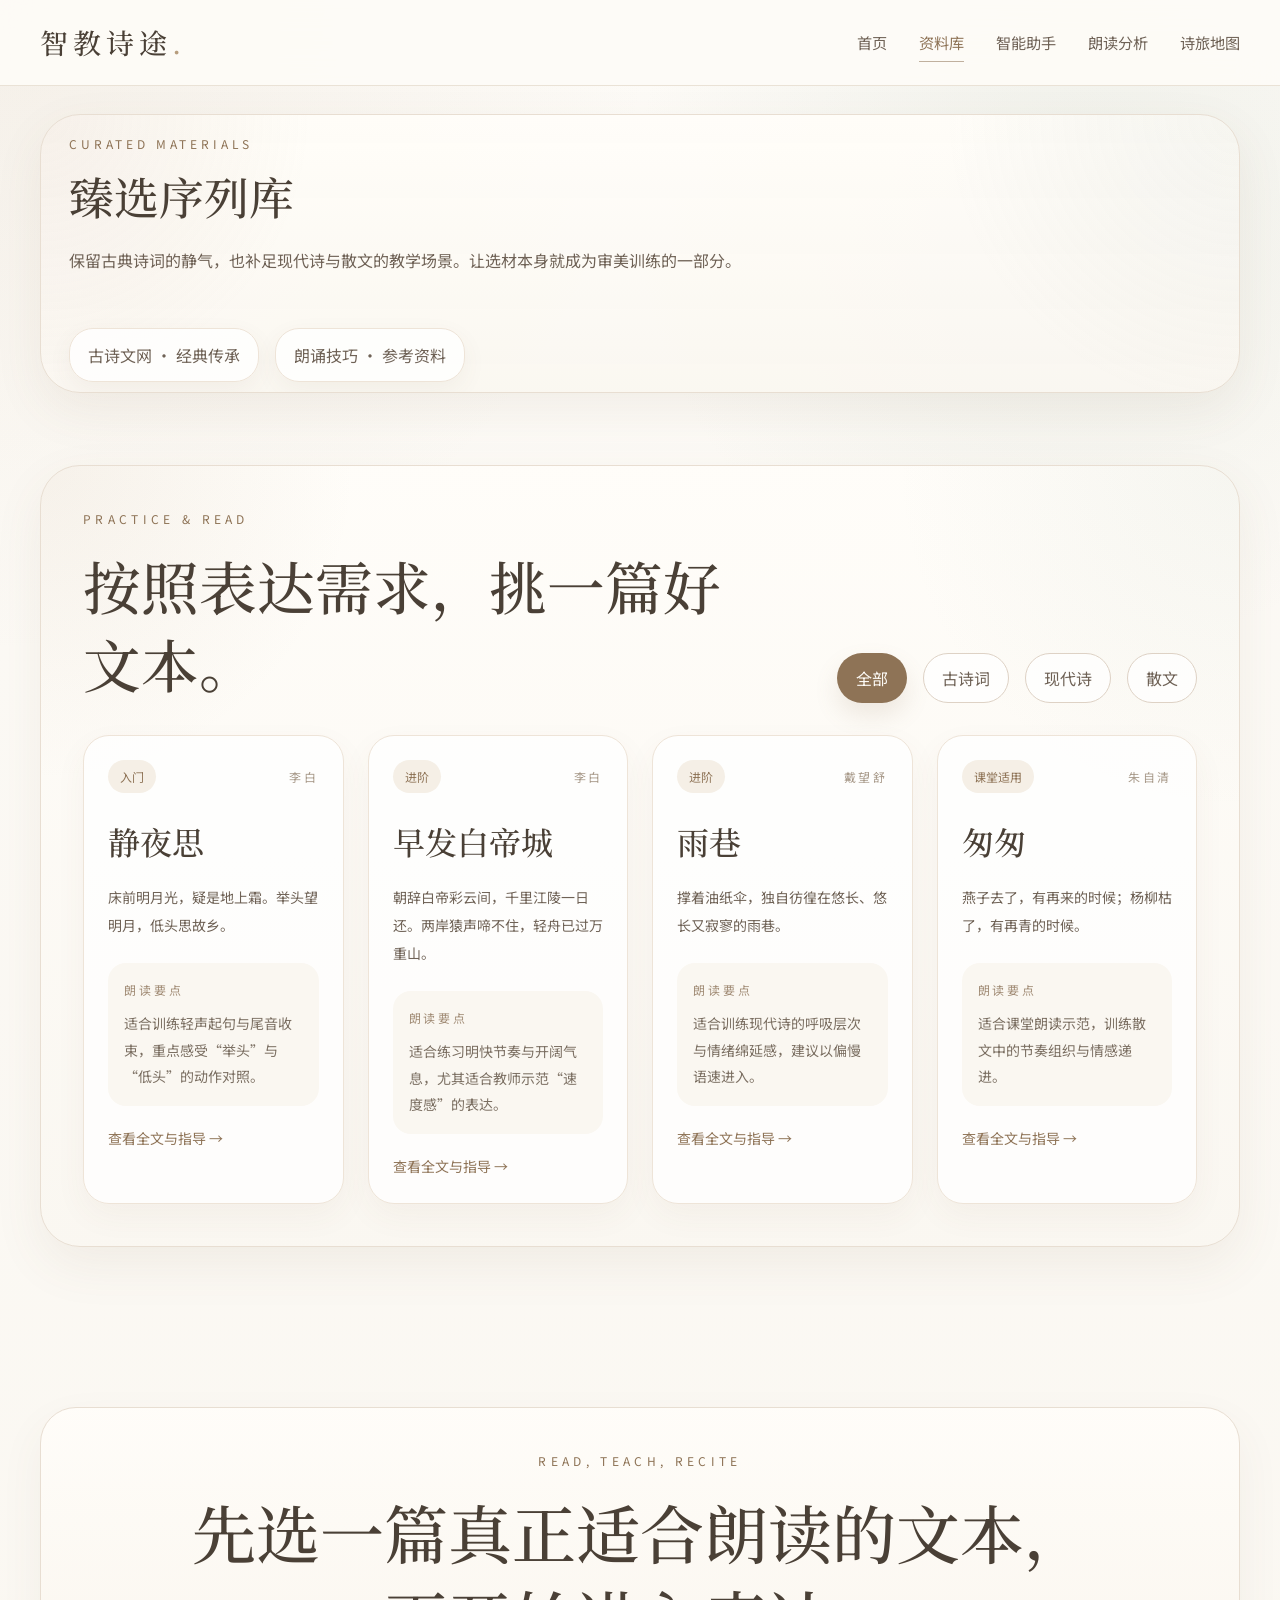
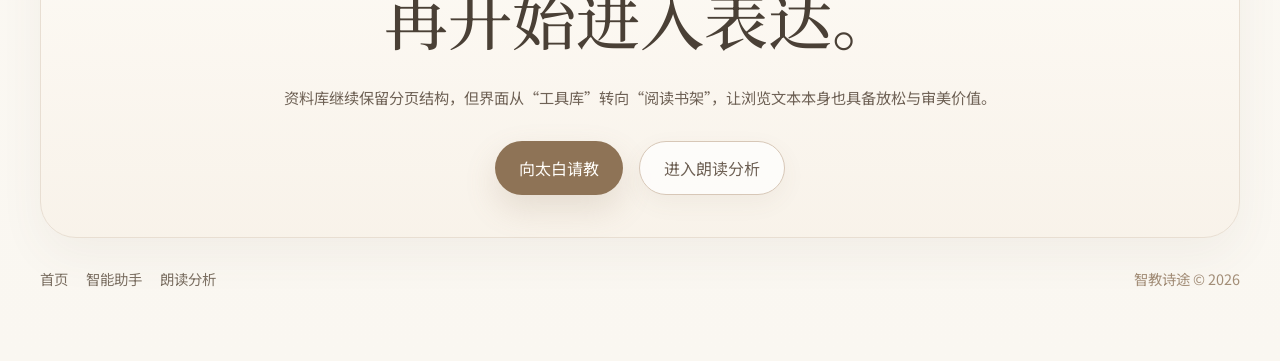
<file: pages/materials.html>
<!DOCTYPE html>
<html lang="zh-CN">
<head>
    <meta charset="UTF-8">
    <meta name="viewport" content="width=device-width, initial-scale=1.0">
    <meta name="color-scheme" content="light">
    <title>资料库 | 智教诗途</title>
    <meta name="description" content="精选古诗词、现代诗与散文，服务教师备课与朗读练习。">
    <link rel="stylesheet" href="../css/main.css?v=2">
    <link rel="preconnect" href="https://fonts.googleapis.com">
    <link rel="preconnect" href="https://fonts.gstatic.com" crossorigin>
    <link href="https://fonts.googleapis.com/css2?family=Noto+Sans+SC:wght@400;500;700&family=Noto+Serif+SC:wght@400;500;700&display=swap" rel="stylesheet">
    <style>
        .materials-head {
            display: flex;
            align-items: flex-end;
            justify-content: space-between;
            gap: 24px;
            flex-wrap: wrap;
        }

        .external-links,
        .filter-bar,
        .materials-grid,
        .modal-footer {
            display: flex;
            flex-wrap: wrap;
            gap: 16px;
        }

        .external-link,
        .filter-btn {
            border: 1px solid #ded2c5;
            background: rgba(255, 255, 255, 0.75);
            color: #6f6256;
            border-radius: 999px;
            transition:
                background-color var(--transition),
                color var(--transition),
                border-color var(--transition),
                transform var(--transition);
        }

        .external-link {
            display: inline-flex;
            align-items: center;
            gap: 10px;
            padding: 12px 18px;
            box-shadow: var(--shadow-sm);
        }

        .external-link:hover,
        .filter-btn:hover {
            border-color: var(--tea);
            color: var(--tea-deep);
            transform: translateY(-1px);
        }

        .filter-btn {
            padding: 10px 18px;
        }

        .filter-btn.active {
            border-color: transparent;
            background: var(--tea-deep);
            color: #fffdf9;
            box-shadow: 0 12px 24px rgba(142, 115, 86, 0.14);
        }

        .materials-grid {
            display: grid;
            grid-template-columns: repeat(4, 1fr);
            gap: 24px;
            margin-top: 32px;
        }

        .material-card {
            border: 1px solid var(--line-soft);
            background: rgba(255, 255, 255, 0.78);
            box-shadow: 0 12px 32px rgba(110, 88, 62, 0.05);
            border-radius: 26px;
            padding: 24px;
            transition: transform var(--transition), box-shadow var(--transition);
            cursor: pointer;
        }

        .material-card:hover {
            transform: translateY(-4px);
            box-shadow: 0 16px 42px rgba(110, 88, 62, 0.08);
        }

        .material-top {
            display: flex;
            justify-content: space-between;
            align-items: center;
            gap: 12px;
        }

        .material-level {
            padding: 6px 12px;
            border-radius: 999px;
            background: #f5efe6;
            color: var(--tea-deep);
            font-size: 12px;
        }

        .material-author {
            font-size: 12px;
            color: #a89a8a;
            letter-spacing: 0.22em;
        }

        .material-title {
            margin: 20px 0 0;
            font-family: var(--font-serif);
            font-size: 2rem;
            font-weight: 500;
        }

        .material-excerpt {
            margin: 14px 0 0;
            font-size: 14px;
            color: #6f6256;
            line-height: 2;
        }

        .material-tip {
            margin-top: 24px;
            padding: 16px;
            border-radius: 18px;
            background: var(--paper-soft);
        }

        .material-tip-title {
            font-size: 12px;
            color: var(--text-mute);
            letter-spacing: 0.24em;
        }

        .material-tip-text {
            margin-top: 10px;
            font-size: 14px;
            color: var(--text-soft);
            line-height: 1.9;
        }

        .material-link {
            display: inline-block;
            margin-top: 20px;
            color: var(--tea-deep);
            font-size: 14px;
        }

        .empty-state {
            display: none;
            margin-top: 28px;
            padding: 28px;
            border: 1px dashed var(--line);
            border-radius: 24px;
            color: var(--text-soft);
            background: rgba(255, 255, 255, 0.55);
            text-align: center;
        }

        .modal-overlay {
            position: fixed;
            inset: 0;
            display: none;
            align-items: center;
            justify-content: center;
            padding: 24px;
            background: rgba(90, 75, 58, 0.16);
            backdrop-filter: blur(8px);
            z-index: 50;
        }

        .modal-overlay.open {
            display: flex;
        }

        .modal-box {
            width: min(720px, 100%);
            max-height: 82vh;
            overflow-y: auto;
            border: 1px solid var(--line);
            border-radius: 30px;
            background: rgba(255, 253, 249, 0.97);
            box-shadow: var(--shadow-lg);
            padding: 28px;
        }

        .modal-close {
            width: 38px;
            height: 38px;
            border-radius: 50%;
            margin-left: auto;
            display: flex;
            align-items: center;
            justify-content: center;
            color: var(--tea-deep);
            background: rgba(245, 239, 230, 0.8);
        }

        .modal-title {
            margin: 14px 0 0;
            font-family: var(--font-serif);
            font-size: 2.2rem;
            font-weight: 500;
        }

        .modal-author {
            margin-top: 8px;
            color: var(--text-soft);
        }

        .modal-content-text {
            margin-top: 22px;
            color: #665a4e;
            line-height: 2.1;
            white-space: pre-line;
        }

        .modal-footer {
            margin-top: 26px;
        }

        @media (max-width: 1100px) {
            .materials-grid {
                grid-template-columns: repeat(2, 1fr);
            }
        }

        @media (max-width: 720px) {
            .materials-grid {
                grid-template-columns: 1fr;
            }

            .modal-box {
                padding: 20px;
            }
        }
    </style>
</head>
<body>
    <nav class="navbar" id="navbar">
        <div class="nav-container">
            <div class="nav-brand">
                <a href="../index.html">智教诗途<span class="brand-dot">.</span></a>
            </div>
            <div class="nav-menu" id="navMenu">
                <a href="../index.html" class="nav-link">首页</a>
                <a href="materials.html" class="nav-link active">资料库</a>
                <a href="chat.html" class="nav-link">智能助手</a>
                <a href="analysis.html" class="nav-link">朗读分析</a>
                <a href="atlas.html" class="nav-link">诗旅地图</a>
            </div>
            <div class="nav-toggle" id="navToggle">
                <span></span>
                <span></span>
            </div>
        </div>
    </nav>

    <main class="container home-main">
        <section class="hero-shell">
            <div class="hero" style="grid-template-columns: 1fr; gap:0;">
                <div style="display:flex;flex-direction:column;justify-content:center;max-width:760px;">
                    <span class="page-header-tag">CURATED MATERIALS</span>
                    <h1 class="page-header-title" style="font-size: 2.8rem;">臻选序列库</h1>
                    <p class="page-header-desc" style="font-size:1rem;color:#6f6256;">保留古典诗词的静气，也补足现代诗与散文的教学场景。让选材本身就成为审美训练的一部分。</p>
                    
                    <div style="margin-top:36px;display:flex;flex-wrap:wrap;gap:16px;">
                        <a href="https://www.gushiwen.cn/" target="_blank" rel="noopener noreferrer" class="external-link" style="border-radius:24px;border:1px solid var(--line-soft);background:rgba(255,255,255,0.82);">古诗文网 · 经典传承</a>
                        <a href="https://pan.baidu.com/s/1n5H8RiCmiExSNxYBgpszTg?pwd=QfgJ" target="_blank" rel="noopener noreferrer" class="external-link" style="border-radius:24px;border:1px solid var(--line-soft);background:rgba(255,255,255,0.82);">朗诵技巧 · 参考资料</a>
                    </div>
                </div>
            </div>
        </section>

        <section class="page-section" style="padding-top:72px;">
            <div class="section-shell">
                <div class="materials-head">
                    <div>
                        <p class="eyebrow">PRACTICE & READ</p>
                        <h2 class="section-title">按照表达需求，挑一篇好文本。</h2>
                    </div>
                    <div class="filter-bar" id="filterBar">
                        <button class="filter-btn active" data-category="all">全部</button>
                        <button class="filter-btn" data-category="poetry">古诗词</button>
                        <button class="filter-btn" data-category="modern">现代诗</button>
                        <button class="filter-btn" data-category="prose">散文</button>
                    </div>
                </div>

                <div class="materials-grid" id="materialsGrid"></div>
                <div class="empty-state" id="emptyState">当前分类下还没有内容，我们会继续补充。</div>
            </div>
        </section>
    </main>

    <div class="modal-overlay" id="materialModal">
        <div class="modal-box">
            <button class="modal-close" id="modalClose" aria-label="关闭">×</button>
            <span class="pill pill-soft" id="modalTag"></span>
            <h2 class="modal-title" id="modalTitle"></h2>
            <p class="modal-author" id="modalAuthor"></p>
            <div class="modal-content-text" id="modalContent"></div>
            <div class="modal-footer">
                <a href="analysis.html" class="btn-primary">进入练习</a>
                <button class="btn-secondary" id="modalCloseBtn">关闭</button>
            </div>
        </div>
    </div>

    <footer class="footer">
        <div class="container">
            <div class="footer-panel">
                <p class="eyebrow">READ, TEACH, RECITE</p>
                <h2 class="footer-title">先选一篇真正适合朗读的文本，<br>再开始进入表达。</h2>
                <p class="footer-desc">资料库继续保留分页结构，但界面从“工具库”转向“阅读书架”，让浏览文本本身也具备放松与审美价值。</p>
                <div class="footer-actions">
                    <a href="chat.html" class="btn-primary">向太白请教</a>
                    <a href="analysis.html" class="btn-secondary">进入朗读分析</a>
                </div>
            </div>
            <div class="footer-bottom">
                <div class="footer-links">
                    <a href="../index.html">首页</a>
                    <a href="chat.html">智能助手</a>
                    <a href="analysis.html">朗读分析</a>
                </div>
                <div class="footer-brand-text">智教诗途 © 2026</div>
            </div>
        </div>
    </footer>

    <script>
        window.addEventListener('scroll', function () {
            var navbar = document.getElementById('navbar');
            if (window.scrollY > 8) navbar.classList.add('scrolled');
            else navbar.classList.remove('scrolled');
        });

        document.getElementById('navToggle').addEventListener('click', function () {
            document.getElementById('navMenu').classList.toggle('open');
        });

        var materialsData = [
            {
                id: 1,
                title: "静夜思",
                author: "李白",
                category: "poetry",
                level: "入门",
                excerpt: "床前明月光，疑是地上霜。举头望明月，低头思故乡。",
                content: "床前明月光，疑是地上霜。\n举头望明月，低头思故乡。\n\n朗读要点：\n1. 开头语气宜安静清澈，带出夜色与月色。\n2. “举头”与“低头”形成动作对照，停顿要清楚。\n3. 末句收束宜轻，把思乡的余韵留下来。",
                guidance: "适合训练轻声起句与尾音收束，重点感受“举头”与“低头”的动作对照。"
            },
            {
                id: 2,
                title: "早发白帝城",
                author: "李白",
                category: "poetry",
                level: "进阶",
                excerpt: "朝辞白帝彩云间，千里江陵一日还。两岸猿声啼不住，轻舟已过万重山。",
                content: "朝辞白帝彩云间，千里江陵一日还。\n两岸猿声啼不住，轻舟已过万重山。\n\n朗读要点：\n1. 前两句节奏要明快，读出开阔与畅快。\n2. “千里”与“一日”要形成速度感的对比。\n3. 结尾要有一气呵成的轻盈感。",
                guidance: "适合练习明快节奏与开阔气息，尤其适合教师示范“速度感”的表达。"
            },
            {
                id: 3,
                title: "雨巷",
                author: "戴望舒",
                category: "modern",
                level: "进阶",
                excerpt: "撑着油纸伞，独自彷徨在悠长、悠长又寂寥的雨巷。",
                content: "撑着油纸伞，独自彷徨在悠长、悠长又寂寥的雨巷。\n\n朗读要点：\n1. 气口宜绵长，不宜急促。\n2. 声音重心稍低，保留潮湿而内敛的情绪。\n3. 节奏需像步伐一样缓慢前行。",
                guidance: "适合训练现代诗的呼吸层次与情绪绵延感，建议以偏慢语速进入。"
            },
            {
                id: 4,
                title: "匆匆",
                author: "朱自清",
                category: "prose",
                level: "课堂适用",
                excerpt: "燕子去了，有再来的时候；杨柳枯了，有再青的时候。",
                content: "燕子去了，有再来的时候；杨柳枯了，有再青的时候。\n\n朗读要点：\n1. 句式整齐，适合讲解排比与节奏。\n2. 情感不是煽情，而是克制的怅惘。\n3. 适合作为课堂示范文本进行层次训练。",
                guidance: "适合课堂朗读示范，训练散文中的节奏组织与情感递进。"
            }
        ];

        var currentCategory = "all";
        var categoryNames = {
            poetry: "古诗词",
            modern: "现代诗",
            prose: "散文"
        };

        function renderMaterials() {
            var grid = document.getElementById("materialsGrid");
            var empty = document.getElementById("emptyState");
            var filtered = currentCategory === "all"
                ? materialsData
                : materialsData.filter(function (item) { return item.category === currentCategory; });

            if (filtered.length === 0) {
                grid.innerHTML = "";
                empty.style.display = "block";
                return;
            }

            empty.style.display = "none";
            grid.innerHTML = filtered.map(function (item) {
                return '' +
                    '<article class="material-card" onclick="openMaterial(' + item.id + ')">' +
                        '<div class="material-top">' +
                            '<span class="material-level">' + item.level + '</span>' +
                            '<span class="material-author">' + item.author + '</span>' +
                        '</div>' +
                        '<h3 class="material-title">' + item.title + '</h3>' +
                        '<p class="material-excerpt">' + item.excerpt + '</p>' +
                        '<div class="material-tip">' +
                            '<div class="material-tip-title">朗读要点</div>' +
                            '<div class="material-tip-text">' + item.guidance + '</div>' +
                        '</div>' +
                        '<span class="material-link">查看全文与指导 →</span>' +
                    '</article>';
            }).join("");
        }

        document.getElementById("filterBar").addEventListener("click", function (event) {
            var target = event.target;
            if (!(target instanceof HTMLElement) || !target.classList.contains("filter-btn")) return;
            document.querySelectorAll(".filter-btn").forEach(function (button) {
                button.classList.remove("active");
            });
            target.classList.add("active");
            currentCategory = target.dataset.category || "all";
            renderMaterials();
        });

        function openMaterial(id) {
            var material = materialsData.find(function (item) { return item.id === id; });
            if (!material) return;
            document.getElementById("modalTag").textContent = categoryNames[material.category] || material.category;
            document.getElementById("modalTitle").textContent = material.title;
            document.getElementById("modalAuthor").textContent = "作者：" + material.author;
            document.getElementById("modalContent").textContent = material.content;
            document.getElementById("materialModal").classList.add("open");
        }

        function closeMaterialModal() {
            document.getElementById("materialModal").classList.remove("open");
        }

        document.getElementById("modalClose").addEventListener("click", closeMaterialModal);
        document.getElementById("modalCloseBtn").addEventListener("click", closeMaterialModal);
        document.getElementById("materialModal").addEventListener("click", function (event) {
            if (event.target === this) closeMaterialModal();
        });

        renderMaterials();
    </script>
</body>
</html>
</file>
<file: css/main.css>
@charset "UTF-8";
:root {
    color-scheme: light;
    --paper: #fdfbf7;
    --paper-soft: #faf7f1;
    --paper-deep: #f5efe6;
    --card: rgba(255, 253, 249, 0.86);
    --card-strong: rgba(255, 255, 255, 0.92);
    --line: #e8ded2;
    --line-soft: #eee4d8;
    --text: #4a4036;
    --text-soft: #7b6f62;
    --text-mute: #a28d77;
    --tea: #b79d7d;
    --tea-deep: #8e7356;
    --tea-deeper: #7e654b;
    --celadon: #a9b8a5;
    --celadon-deep: #6f8671;
    --porcelain: #afc0c8;
    --success-bg: #eef3ec;
    --shadow-sm: 0 8px 24px rgba(110, 88, 62, 0.06);
    --shadow-md: 0 14px 38px rgba(110, 88, 62, 0.06);
    --shadow-lg: 0 18px 50px rgba(110, 88, 62, 0.08);
    --radius-sm: 16px;
    --radius-md: 24px;
    --radius-lg: 30px;
    --radius-xl: 36px;
    --transition: 0.28s ease;
    --font-sans: "Noto Sans SC", "PingFang SC", "Microsoft YaHei", sans-serif;
    --font-serif: "Noto Serif SC", "Source Han Serif SC", "Songti SC", serif;
}

*, *::before, *::after {
    box-sizing: border-box;
}

html {
    scroll-behavior: smooth;
    background: var(--paper);
}

body {
    margin: 0;
    min-height: 100vh;
    font-family: var(--font-sans);
    color: var(--text);
    background-color: var(--paper);
    background:
        radial-gradient(circle at top left, rgba(183, 157, 125, 0.12), transparent 28%),
        radial-gradient(circle at 85% 10%, rgba(169, 184, 165, 0.16), transparent 22%),
        linear-gradient(180deg, var(--paper) 0%, var(--paper-soft) 100%);
    line-height: 1.75;
}

::selection {
    color: #fffdf9;
    background: var(--tea);
}

a {
    color: inherit;
    text-decoration: none;
}

button, input, textarea, select {
    font: inherit;
}

button {
    border: none;
    background: none;
    cursor: pointer;
}

img, video {
    display: block;
    max-width: 100%;
}

::-webkit-scrollbar {
    width: 8px;
}

::-webkit-scrollbar-track {
    background: rgba(245, 239, 230, 0.6);
}

::-webkit-scrollbar-thumb {
    background: rgba(142, 115, 86, 0.22);
    border-radius: 999px;
}

::-webkit-scrollbar-thumb:hover {
    background: rgba(142, 115, 86, 0.38);
}

.container,
.container-wide {
    width: 100%;
    max-width: 1240px;
    margin: 0 auto;
    padding: 0 20px;
}

.container-wide {
    max-width: 1320px;
}

main {
    position: relative;
    z-index: 1;
}

.navbar {
    position: sticky;
    top: 0;
    z-index: 30;
    backdrop-filter: blur(18px);
    background: rgba(253, 251, 247, 0.94);
    border-bottom: 1px solid rgba(232, 222, 210, 0.85);
}

.navbar.scrolled {
    box-shadow: var(--shadow-sm);
}

.nav-container {
    display: flex;
    align-items: center;
    justify-content: space-between;
    gap: 20px;
    max-width: 1240px;
    margin: 0 auto;
    padding: 18px 20px;
}

.nav-brand a,
.nav-brand {
    font-family: var(--font-serif);
    font-size: 1.75rem;
    letter-spacing: 0.18em;
    font-weight: 500;
    color: var(--text);
}

.nav-brand .brand-dot {
    color: var(--tea);
}

.nav-menu {
    display: flex;
    align-items: center;
    gap: 32px;
    color: #6f6256;
    font-size: 0.95rem;
}

.nav-link {
    position: relative;
    transition: color var(--transition);
}

.nav-link::after {
    content: "";
    position: absolute;
    left: 0;
    bottom: -6px;
    width: 100%;
    height: 1px;
    transform: scaleX(0);
    transform-origin: left;
    background: rgba(142, 115, 86, 0.55);
    transition: transform var(--transition);
}

.nav-link:hover,
.nav-link.active {
    color: var(--tea-deep);
}

.nav-link:hover::after,
.nav-link.active::after {
    transform: scaleX(1);
}

.nav-toggle {
    display: none;
    flex-direction: column;
    gap: 5px;
}

.nav-toggle span {
    width: 24px;
    height: 2px;
    border-radius: 999px;
    background: var(--tea-deep);
}

.btn-primary,
.btn-secondary,
.btn-glow,
.btn-solid,
.btn-ghost {
    display: inline-flex;
    align-items: center;
    justify-content: center;
    padding: 12px 24px;
    border-radius: 999px;
    transition:
        background-color var(--transition),
        color var(--transition),
        border-color var(--transition),
        transform var(--transition),
        box-shadow var(--transition);
}

.btn-primary,
.btn-solid {
    background: var(--tea-deep);
    color: #fffdf9;
    box-shadow: 0 14px 32px rgba(142, 115, 86, 0.18);
}

.btn-primary:hover,
.btn-solid:hover {
    background: var(--tea-deeper);
    transform: translateY(-1px);
}

.btn-secondary,
.btn-ghost {
    border: 1px solid #d7c7b7;
    background: rgba(255, 255, 255, 0.72);
    color: #6f6256;
    box-shadow: var(--shadow-sm);
}

.btn-secondary:hover,
.btn-ghost:hover {
    border-color: var(--tea);
    color: var(--tea-deep);
    transform: translateY(-1px);
}

.btn-glow {
    border: 1px solid #d7c7b7;
    background: rgba(255, 255, 255, 0.72);
    color: #6f6256;
    box-shadow: var(--shadow-sm);
}

.btn-glow:hover {
    border-color: var(--tea);
    color: var(--tea-deep);
    transform: translateY(-1px);
}


.page-header {
    padding: 72px 0 56px;
}

.page-header-tag {
    display: block;
    margin-bottom: 12px;
    font-size: 12px;
    letter-spacing: 0.32em;
    color: var(--tea-deep);
}

.page-header-title {
    margin: 0;
    font-family: var(--font-serif);
    font-size: clamp(2.2rem, 5vw, 4rem);
    line-height: 1.35;
    font-weight: 500;
}

.page-header-desc {
    max-width: 720px;
    margin-top: 18px;
    font-size: 1rem;
    line-height: 2;
    color: var(--text-soft);
}

.page-section {
    padding: 88px 0;
}

.eyebrow {
    margin: 0 0 18px;
    font-size: 12px;
    letter-spacing: 0.36em;
    color: var(--tea-deep);
}

.section-title {
    margin: 0;
    font-family: var(--font-serif);
    font-size: clamp(2rem, 4.8vw, 3.6rem);
    line-height: 1.35;
    font-weight: 500;
}

.section-desc {
    margin-top: 18px;
    max-width: 760px;
    color: var(--text-soft);
    font-size: 1rem;
    line-height: 2;
}

.surface-card,
.soft-card,
.material-card,
.score-card,
.stat-card,
.step-card {
    border: 1px solid var(--line-soft);
    background: rgba(255, 255, 255, 0.76);
    box-shadow: 0 12px 32px rgba(110, 88, 62, 0.05);
}

.surface-card {
    border-radius: var(--radius-lg);
    padding: 28px;
}

.soft-card {
    border-radius: 28px;
    padding: 24px;
}

.soft-card.tint-green {
    background: #f7faf6;
}

.soft-card.tint-paper {
    background: #faf7f1;
}

.footer {
    padding: 44px 0 70px;
}

.footer-panel {
    text-align: center;
    border-radius: var(--radius-xl);
    border: 1px solid var(--line);
    background: linear-gradient(180deg, rgba(255, 253, 249, 0.94), rgba(248, 242, 233, 0.9));
    padding: 42px 28px;
    box-shadow: 0 18px 46px rgba(110, 88, 62, 0.06);
}

.footer-title {
    margin: 18px 0 0;
    font-family: var(--font-serif);
    font-size: clamp(2.2rem, 5vw, 4rem);
    line-height: 1.34;
    font-weight: 500;
}

.footer-desc {
    max-width: 760px;
    margin: 22px auto 0;
    color: #6f6256;
    font-size: 0.95rem;
    line-height: 2;
}

.footer-actions {
    display: flex;
    justify-content: center;
    flex-wrap: wrap;
    gap: 16px;
    margin-top: 28px;
}

.footer-bottom {
    display: flex;
    justify-content: space-between;
    align-items: center;
    gap: 16px;
    margin-top: 28px;
    color: var(--text-soft);
    font-size: 0.9rem;
}

.footer-links {
    display: flex;
    gap: 18px;
    flex-wrap: wrap;
}

.footer-brand-text {
    color: var(--text-mute);
}

.text-serif {
    font-family: var(--font-serif);
}

.pill {
    display: inline-flex;
    align-items: center;
    gap: 8px;
    padding: 7px 12px;
    border-radius: 999px;
    font-size: 12px;
}

.pill-soft {
    color: var(--celadon-deep);
    background: var(--success-bg);
    box-shadow: 0 0 18px rgba(169, 184, 165, 0.18);
}

.hidden {
    display: none !important;
}

.hero-shell,
.section-shell {
    position: relative;
    overflow: hidden;
    border: 1px solid var(--line);
    border-radius: 40px;
    background:
        radial-gradient(circle at top right, rgba(169, 184, 165, 0.1), transparent 24%),
        radial-gradient(circle at left top, rgba(183, 157, 125, 0.12), transparent 22%),
        linear-gradient(180deg, rgba(255, 253, 249, 0.96), rgba(250, 247, 241, 0.94));
    box-shadow: var(--shadow-lg);
}

.hero-shell {
    padding: 18px 28px 10px;
}

.section-shell {
    padding: 42px;
}

.hero-panel {
    position: relative;
    overflow: hidden;
    border: 1px solid var(--line);
    border-radius: 32px;
    background: linear-gradient(180deg, rgba(255, 253, 249, 0.96), rgba(247, 241, 233, 0.92));
    padding: 28px;
    box-shadow: var(--shadow-lg);
}

.hero-glow {
    position: absolute;
    inset: 36px;
    border-radius: 32px;
    opacity: 0.74;
    filter: blur(40px);
    background: radial-gradient(circle, rgba(183, 157, 125, 0.2) 0%, rgba(169, 184, 165, 0.12) 48%, transparent 75%);
}

.panel-kicker {
    font-size: 12px;
    letter-spacing: 0.28em;
    color: var(--text-mute);
}

@media (max-width: 1100px) {
    .page-section {
        padding: 72px 0;
    }
}

@media (max-width: 860px) {
    .nav-toggle {
        display: flex;
    }

    .nav-menu {
        display: none;
        position: absolute;
        top: calc(100% + 1px);
        left: 0;
        right: 0;
        flex-direction: column;
        align-items: flex-start;
        gap: 16px;
        padding: 18px 20px 22px;
        background: rgba(253, 251, 247, 0.98);
        border-bottom: 1px solid var(--line);
        box-shadow: var(--shadow-sm);
    }

    .nav-menu.open {
        display: flex;
    }

    .footer-bottom {
        flex-direction: column;
        align-items: flex-start;
    }
}

@media (max-width: 720px) {
    .nav-brand a,
    .nav-brand {
        font-size: 1.4rem;
        letter-spacing: 0.12em;
    }

    .page-header {
        padding: 56px 0 40px;
    }

    .page-section {
        padding: 56px 0;
    }

    .surface-card,
    .soft-card {
        padding: 20px;
    }

    .hero-shell {
        padding: 10px 14px 4px;
        border-radius: 28px;
    }

    .section-shell {
        padding: 24px 18px;
        border-radius: 28px;
    }

    .hero-panel {
        padding: 20px;
    }
}


/* Extracted from index.html */
.home-main {
            padding-top: 28px;
            padding-bottom: 28px;
        }

        .highlight-card {
            border: 1px solid var(--line-soft);
            background: rgba(255, 255, 255, 0.82);
            box-shadow: 0 12px 32px rgba(110, 88, 62, 0.05);
            border-radius: 20px;
            padding: 18px;
        }

        .structure-grid,
        .feature-grid,
        .journey-grid {
            display: grid;
            gap: 20px;
        }

        .structure-grid {
            grid-template-columns: 1fr 2fr;
            align-items: start;
        }

        .feature-grid {
            grid-template-columns: repeat(3, 1fr);
        }

        .section-shell .section-title {
            max-width: 12em;
        }

        .feature-card-title {
            margin: 16px 0 0;
            font-family: var(--font-serif);
            font-size: 1.7rem;
            font-weight: 500;
        }

        .feature-card-copy {
            margin: 14px 0 0;
            color: #6f6256;
            font-size: 0.92rem;
            line-height: 2;
        }

        .journey-grid {
            grid-template-columns: repeat(3, 1fr);
            margin-top: 36px;
        }

        .journey-card {
            border-radius: 28px;
            padding: 24px;
            border: 1px solid rgba(232, 222, 210, 0.88);
            box-shadow: 0 12px 28px rgba(110, 88, 62, 0.04);
        }

        .journey-card:nth-child(1) {
            background: rgba(255, 255, 255, 0.8);
        }

        .journey-card:nth-child(2) {
            background: #f7faf6;
        }

        .journey-card:nth-child(3) {
            background: #faf7f1;
        }

        .journey-index {
            font-size: 12px;
            color: var(--text-mute);
            letter-spacing: 0.28em;
        }

        .journey-title {
            margin: 16px 0 0;
            font-family: var(--font-serif);
            font-size: 1.7rem;
            font-weight: 500;
        }

        .journey-copy {
            margin: 14px 0 0;
            color: #6f6256;
            font-size: 0.92rem;
            line-height: 2;
        }

        @media (max-width: 1100px) {
            .structure-grid,
            .feature-grid,
            .journey-grid {
                grid-template-columns: 1fr;
            }

            .section-shell .section-title {
                max-width: none;
            }
        }

        @media (max-width: 720px) {
            .home-main {
                padding-top: 18px;
                padding-bottom: 18px;
            }
        }
</file>
